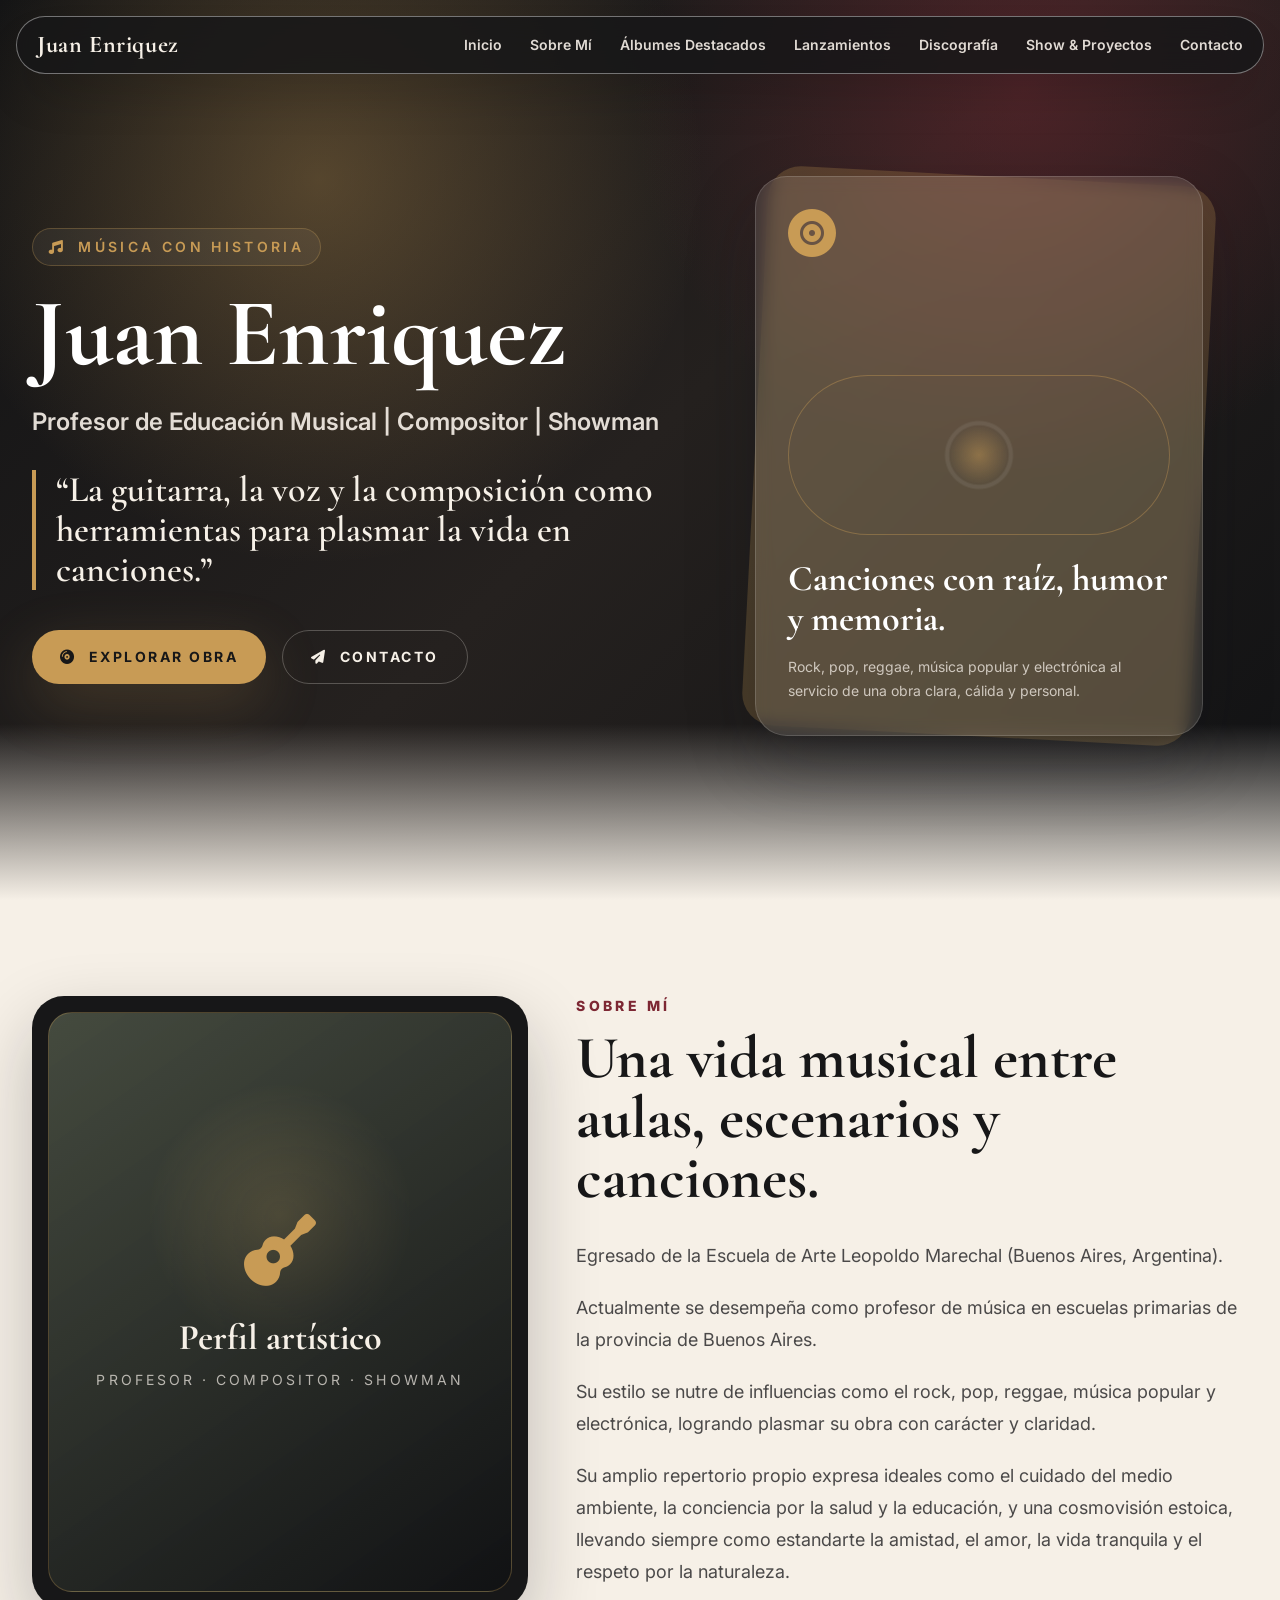
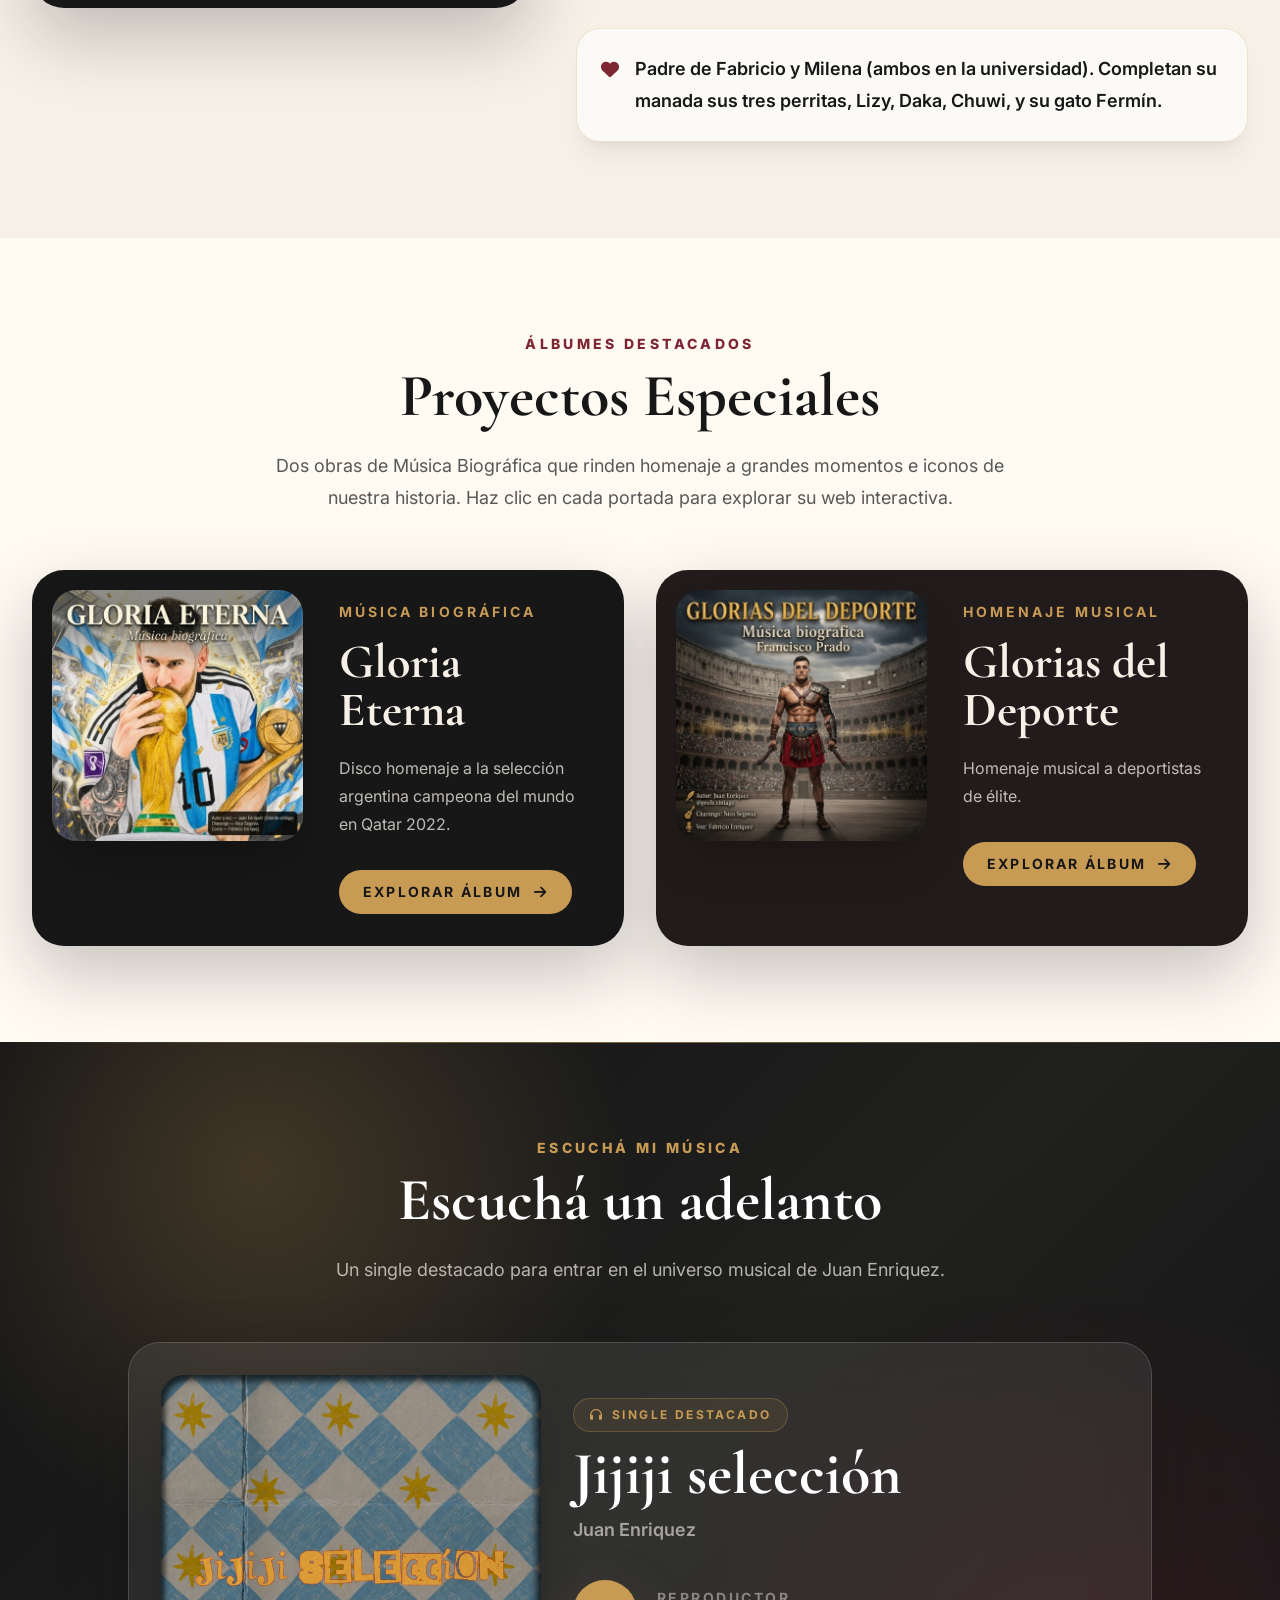
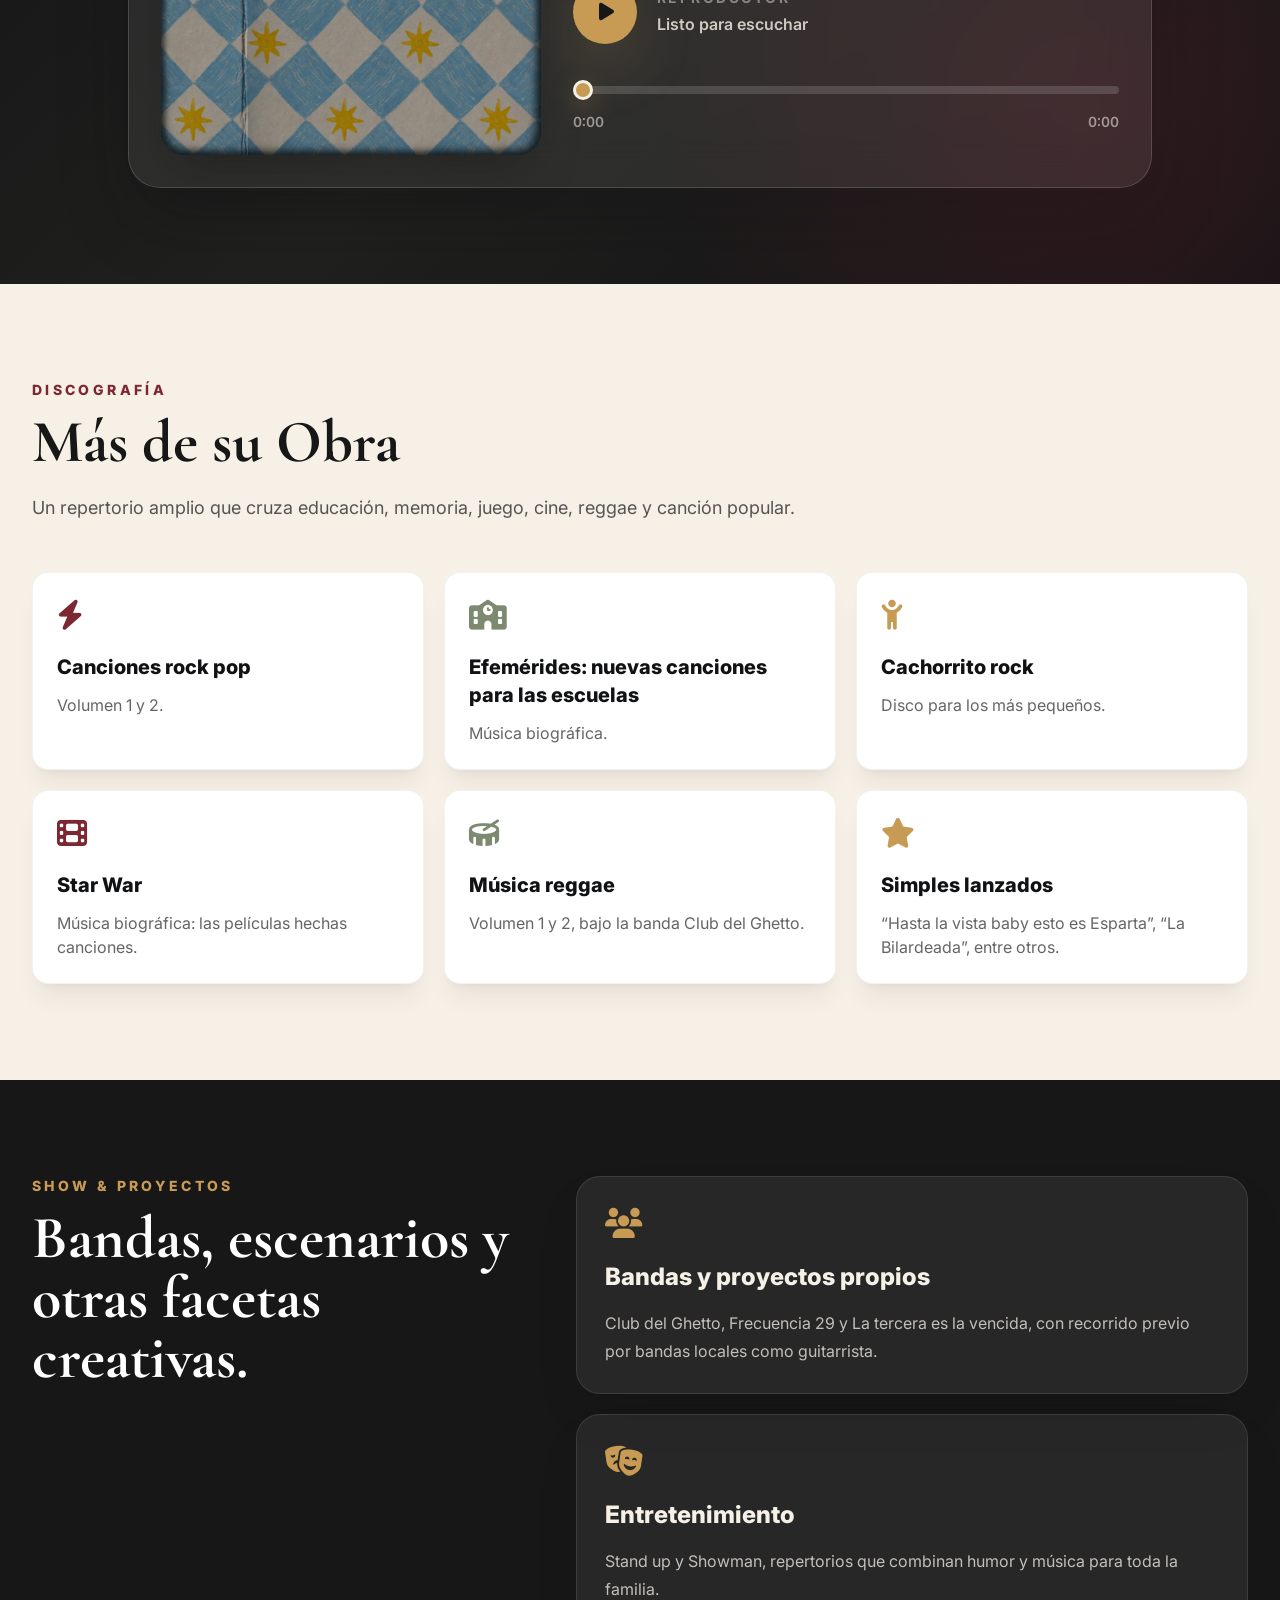
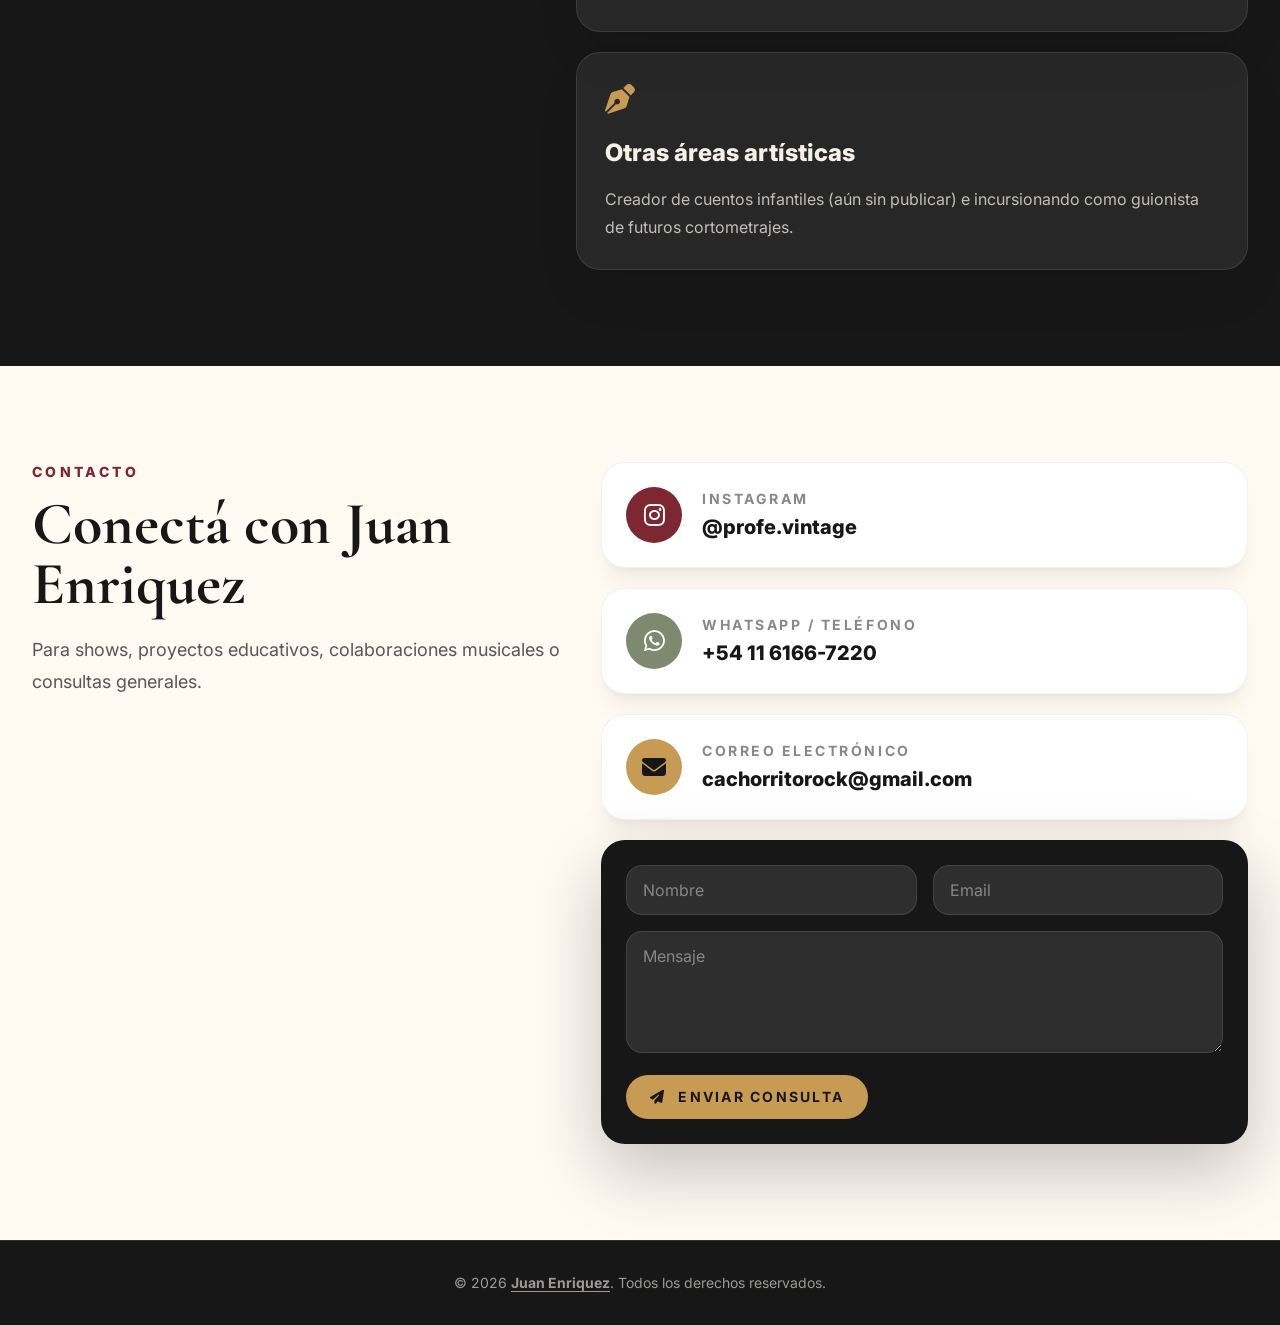
<file: index.html>
<!DOCTYPE html>
<html lang="es" class="scroll-smooth">
<head>
  <meta charset="UTF-8" />
  <meta name="viewport" content="width=device-width, initial-scale=1.0" />
  <meta name="description" content="Página personal de Juan Enriquez: profesor de educación musical, compositor y showman." />
  <title>Juan Enriquez | Profesor de Educación Musical, Compositor y Showman</title>
  <link rel="icon" type="image/svg+xml" href="favicon.svg" />
  <link rel="apple-touch-icon" href="apple-touch-icon.png" />
  <link rel="canonical" href="https://juanenriquez.com.ar/" />
  <meta property="og:type" content="website" />
  <meta property="og:locale" content="es_AR" />
  <meta property="og:title" content="Juan Enriquez | Profesor de Educación Musical, Compositor y Showman" />
  <meta property="og:description" content="Página personal de Juan Enriquez: profesor de educación musical, compositor y showman." />
  <meta property="og:url" content="https://juanenriquez.com.ar/" />
  <meta property="og:image" content="https://juanenriquez.com.ar/og/home.jpg" />
  <meta name="twitter:card" content="summary_large_image" />
  <link rel="preconnect" href="https://fonts.googleapis.com" />
  <link rel="preconnect" href="https://fonts.gstatic.com" crossorigin />
  <link href="https://fonts.googleapis.com/css2?family=Cormorant+Garamond:wght@500;600;700&family=Inter:wght@400;500;600;700;800&display=swap" rel="stylesheet" />
  <link rel="stylesheet" href="https://cdnjs.cloudflare.com/ajax/libs/font-awesome/6.5.2/css/all.min.css" />
  <link rel="stylesheet" href="tailwind.css" />
  <link rel="stylesheet" href="styles.css" />
</head>
<body class="font-sans text-ink antialiased">
  <header class="fixed inset-x-0 top-0 z-50 px-4 pt-4">
    <nav class="mx-auto flex max-w-7xl items-center justify-between rounded-full border border-white/40 bg-night/85 px-5 py-3 text-white shadow-2xl shadow-black/20 backdrop-blur-xl">
      <a href="#inicio" class="font-display text-2xl font-bold tracking-wide text-paper">Juan Enriquez</a>

      <input id="menu-toggle" type="checkbox" class="peer hidden" aria-label="Abrir menú" />
      <label for="menu-toggle" data-menu-button aria-controls="main-menu" aria-expanded="false" class="grid h-10 w-10 cursor-pointer place-items-center rounded-full border border-white/15 text-lg text-paper transition hover:border-brass hover:text-brass lg:hidden">
        <i class="fa-solid fa-bars"></i>
      </label>

      <div id="main-menu" class="absolute left-4 right-4 top-20 hidden rounded-3xl border border-white/10 bg-night/95 p-5 shadow-2xl peer-checked:block lg:static lg:block lg:border-0 lg:bg-transparent lg:p-0 lg:shadow-none">
        <ul class="flex flex-col gap-4 text-sm font-semibold text-paper/90 lg:flex-row lg:items-center lg:gap-7">
          <li><a data-menu-link class="nav-link transition hover:text-brass" href="#inicio">Inicio</a></li>
          <li><a data-menu-link class="nav-link transition hover:text-brass" href="#sobre-mi">Sobre Mí</a></li>
          <li><a data-menu-link class="nav-link transition hover:text-brass" href="#albumes">Álbumes Destacados</a></li>
          <li><a data-menu-link class="nav-link transition hover:text-brass" href="#lanzamientos">Lanzamientos</a></li>
          <li><a data-menu-link class="nav-link transition hover:text-brass" href="#discografia">Discografía</a></li>
          <li><a data-menu-link class="nav-link transition hover:text-brass" href="#shows">Show & Proyectos</a></li>
          <li><a data-menu-link class="nav-link transition hover:text-brass" href="#contacto">Contacto</a></li>
        </ul>
      </div>
    </nav>
  </header>

  <main>
    <section id="inicio" class="relative isolate min-h-screen overflow-hidden bg-night pt-32 text-paper">
      <div class="absolute inset-0 -z-20 bg-[radial-gradient(circle_at_25%_20%,rgba(200,155,85,.34),transparent_32%),radial-gradient(circle_at_80%_10%,rgba(125,39,51,.45),transparent_30%),linear-gradient(135deg,#111214_0%,#25211f_50%,#111214_100%)]"></div>
      <div class="absolute inset-x-0 bottom-0 -z-10 h-44 bg-gradient-to-t from-paper to-transparent"></div>
      <div class="mx-auto grid max-w-7xl items-center gap-12 px-6 pb-24 pt-12 lg:grid-cols-[1.08fr_.92fr] lg:px-8 lg:pb-32">
        <div>
          <p class="mb-5 inline-flex items-center gap-3 rounded-full border border-brass/30 bg-white/5 px-4 py-2 text-sm font-semibold uppercase tracking-[0.24em] text-brass">
            <i class="fa-solid fa-music"></i>
            Música con historia
          </p>
          <h1 class="font-display text-6xl font-bold leading-none text-white sm:text-7xl lg:text-8xl">Juan Enriquez</h1>
          <p class="mt-6 max-w-3xl text-xl font-semibold text-paper/90 sm:text-2xl">Profesor de Educación Musical | Compositor | Showman</p>
          <p class="mt-8 max-w-2xl border-l-4 border-brass pl-5 font-display text-3xl font-semibold leading-tight text-paper sm:text-4xl">
            “La guitarra, la voz y la composición como herramientas para plasmar la vida en canciones.”
          </p>
          <div class="mt-10 flex flex-col gap-4 sm:flex-row">
            <a href="#albumes" class="inline-flex items-center justify-center gap-3 rounded-full bg-brass px-7 py-4 text-sm font-bold uppercase tracking-[0.18em] text-night shadow-glow transition hover:-translate-y-1 hover:bg-paper">
              <i class="fa-solid fa-compact-disc"></i>
              Explorar obra
            </a>
            <a href="#contacto" class="inline-flex items-center justify-center gap-3 rounded-full border border-paper/25 px-7 py-4 text-sm font-bold uppercase tracking-[0.18em] text-paper transition hover:-translate-y-1 hover:border-brass hover:text-brass">
              <i class="fa-solid fa-paper-plane"></i>
              Contacto
            </a>
          </div>
        </div>

        <div class="relative mx-auto aspect-[4/5] w-full max-w-md">
          <div class="absolute inset-0 rotate-3 rounded-[2rem] bg-brass/25"></div>
          <div class="relative flex h-full flex-col justify-between overflow-hidden rounded-[2rem] border border-white/15 bg-white/10 p-8 shadow-album backdrop-blur">
            <div class="flex items-center justify-between text-paper/70">
              <i class="fa-solid fa-record-vinyl text-5xl text-brass"></i>
              <!-- <span class="text-sm font-bold uppercase tracking-[0.24em]">Autor</span> -->
            </div>
            <div>
              <div class="mb-6 h-40 rounded-full border border-brass/40 bg-[radial-gradient(circle,rgba(200,155,85,.45),transparent_14%,rgba(255,255,255,.08)_15%,rgba(255,255,255,.08)_16%,transparent_17%)]"></div>
              <p class="font-display text-4xl font-bold text-white">Canciones con raíz, humor y memoria.</p>
              <p class="mt-4 text-sm leading-6 text-paper/75">Rock, pop, reggae, música popular y electrónica al servicio de una obra clara, cálida y personal.</p>
            </div>
          </div>
        </div>
      </div>
    </section>

    <section id="sobre-mi" class="bg-paper py-24">
      <div class="mx-auto grid max-w-7xl gap-12 px-6 lg:grid-cols-[.85fr_1.15fr] lg:px-8">
        <div class="relative">
          <div class="sticky top-28 overflow-hidden rounded-[2rem] bg-night p-4 shadow-album">
            <div class="grid aspect-[4/5] place-items-center rounded-[1.5rem] border border-brass/30 bg-[linear-gradient(145deg,rgba(125,138,111,.45),rgba(17,18,20,.95)),radial-gradient(circle_at_50%_35%,rgba(200,155,85,.45),transparent_30%)] text-center text-paper">
              <div class="px-8">
                <i class="fa-solid fa-guitar mb-8 text-7xl text-brass"></i>
                <p class="font-display text-4xl font-bold">Perfil artístico</p>
                <p class="mt-3 text-sm uppercase tracking-[0.22em] text-paper/70">Profesor · compositor · showman</p>
              </div>
            </div>
          </div>
        </div>

        <div>
          <p class="mb-3 text-sm font-extrabold uppercase tracking-[0.24em] text-wine">Sobre mí</p>
          <h2 class="font-display text-5xl font-bold leading-tight text-night sm:text-6xl">Una vida musical entre aulas, escenarios y canciones.</h2>
          <div class="mt-8 space-y-5 text-lg leading-8 text-ink/75">
            <p>Egresado de la Escuela de Arte Leopoldo Marechal (Buenos Aires, Argentina).</p>
            <p>Actualmente se desempeña como profesor de música en escuelas primarias de la provincia de Buenos Aires.</p>
            <p>Su estilo se nutre de influencias como el rock, pop, reggae, música popular y electrónica, logrando plasmar su obra con carácter y claridad.</p>
            <p>Su amplio repertorio propio expresa ideales como el cuidado del medio ambiente, la conciencia por la salud y la educación, y una cosmovisión estoica, llevando siempre como estandarte la amistad, el amor, la vida tranquila y el respeto por la naturaleza.</p>
          </div>
          <div class="mt-10 rounded-3xl border border-brass/25 bg-white/65 p-6 shadow-xl shadow-black/5">
            <p class="flex items-start gap-4 text-lg font-semibold leading-8 text-night">
              <i class="fa-solid fa-heart mt-2 text-wine"></i>
              <span>Padre de Fabricio y Milena (ambos en la universidad). Completan su manada sus tres perritas, Lizy, Daka, Chuwi, y su gato Fermín.</span>
            </p>
          </div>
        </div>
      </div>
    </section>

    <section id="albumes" class="bg-[#fffaf2] py-24">
      <div class="mx-auto max-w-7xl px-6 lg:px-8">
        <div class="mx-auto max-w-3xl text-center">
          <p class="mb-3 text-sm font-extrabold uppercase tracking-[0.24em] text-wine">Álbumes destacados</p>
          <h2 class="font-display text-5xl font-bold text-night sm:text-6xl">Proyectos Especiales</h2>
          <p class="mt-6 text-lg leading-8 text-ink/70">Dos obras de Música Biográfica que rinden homenaje a grandes momentos e iconos de nuestra historia. Haz clic en cada portada para explorar su web interactiva.</p>
        </div>

        <div class="mt-14 grid gap-8 lg:grid-cols-2">
          <a href="./gloria-eterna/" target="_blank" class="group block overflow-hidden rounded-[2rem] bg-night p-5 shadow-album transition duration-300 hover:-translate-y-2 hover:shadow-glow">
            <div class="grid gap-6 lg:grid-cols-[.95fr_1.05fr]">
              <div class="album-cover relative aspect-square overflow-hidden rounded-[1.5rem] bg-night shadow-2xl">
                <img src="images/portada-gloria-eterna.webp" alt="Portada del álbum Gloria Eterna" class="h-full w-full object-cover transition duration-500 group-hover:scale-105" loading="lazy" />
              </div>
              <div class="flex flex-col justify-between p-3 text-paper">
                <div>
                  <p class="text-sm font-bold uppercase tracking-[0.22em] text-brass">Música biográfica</p>
                  <h3 class="mt-4 font-display text-5xl font-bold">Gloria Eterna</h3>
                  <p class="mt-5 text-base leading-7 text-paper/75">Disco homenaje a la selección argentina campeona del mundo en Qatar 2022.</p>
                </div>
                <span class="mt-8 inline-flex w-fit items-center gap-3 rounded-full bg-brass px-6 py-3 text-sm font-bold uppercase tracking-[0.16em] text-night transition group-hover:bg-paper">
                  Explorar Álbum
                  <i class="fa-solid fa-arrow-right"></i>
                </span>
              </div>
            </div>
          </a>

          <a href="./glorias-del-deporte/" target="_blank" class="group block overflow-hidden rounded-[2rem] bg-[#221b1c] p-5 shadow-album transition duration-300 hover:-translate-y-2 hover:shadow-glow">
            <div class="grid gap-6 lg:grid-cols-[.95fr_1.05fr]">
              <div class="album-cover album-slideshow relative aspect-square overflow-hidden rounded-[1.5rem] bg-night shadow-2xl">
                <img src="glorias-del-deporte/images/francisco-prado.webp" alt="Portada de Francisco Prado, Glorias del Deporte" class="album-slide is-active h-full w-full object-cover transition duration-700 group-hover:scale-105" loading="lazy" />
                <img src="glorias-del-deporte/images/esteban-ribovics.webp" alt="Portada de Esteban Ribovics, Glorias del Deporte" class="album-slide h-full w-full object-cover transition duration-700 group-hover:scale-105" loading="lazy" />
                <img src="glorias-del-deporte/images/gaby-sabatini.webp" alt="Portada de Gaby Sabatini, Glorias del Deporte" class="album-slide h-full w-full object-cover transition duration-700 group-hover:scale-105" loading="lazy" />
                <img src="glorias-del-deporte/images/ilia-topuria.webp" alt="Portada de Ilia Topuria, Glorias del Deporte" class="album-slide h-full w-full object-cover transition duration-700 group-hover:scale-105" loading="lazy" />
                <img src="glorias-del-deporte/images/noche-ufc.webp" alt="Portada de Noche UFC, Glorias del Deporte" class="album-slide h-full w-full object-cover transition duration-700 group-hover:scale-105" loading="lazy" />
                <img src="glorias-del-deporte/images/santiago-ponzinibbio.webp" alt="Portada de Santiago Ponzinibbio, Glorias del Deporte" class="album-slide h-full w-full object-cover transition duration-700 group-hover:scale-105" loading="lazy" />
                <img src="glorias-del-deporte/images/ailin-perez.webp" alt="Portada de Ailín Pérez, Glorias del Deporte" class="album-slide h-full w-full object-cover transition duration-700 group-hover:scale-105" loading="lazy" />
                <img src="glorias-del-deporte/images/el-pato-fillol.webp" alt="Portada de Pato Fillol, Glorias del Deporte" class="album-slide h-full w-full object-cover transition duration-700 group-hover:scale-105" loading="lazy" />
              </div>
              <div class="flex flex-col justify-between p-3 text-paper">
                <div>
                  <p class="text-sm font-bold uppercase tracking-[0.22em] text-brass">Homenaje musical</p>
                  <h3 class="mt-4 font-display text-5xl font-bold">Glorias del Deporte</h3>
                  <p class="mt-5 text-base leading-7 text-paper/75">Homenaje musical a deportistas de élite.</p>
                </div>
                <span class="mt-8 inline-flex w-fit items-center gap-3 rounded-full bg-brass px-6 py-3 text-sm font-bold uppercase tracking-[0.16em] text-night transition group-hover:bg-paper">
                  Explorar Álbum
                  <i class="fa-solid fa-arrow-right"></i>
                </span>
              </div>
            </div>
          </a>
        </div>
      </div>
    </section>

    <section id="lanzamientos" class="relative isolate overflow-hidden bg-night py-24 text-paper">
      <div class="absolute inset-0 -z-20 bg-[radial-gradient(circle_at_20%_15%,rgba(200,155,85,.24),transparent_30%),radial-gradient(circle_at_85%_80%,rgba(125,39,51,.28),transparent_34%),linear-gradient(135deg,#111214_0%,#20201e_52%,#111214_100%)]"></div>
      <div class="absolute inset-x-0 top-0 -z-10 h-px bg-gradient-to-r from-transparent via-brass/60 to-transparent"></div>
      <div class="mx-auto max-w-7xl px-6 lg:px-8">
        <div class="mx-auto max-w-3xl text-center">
          <p class="mb-3 text-sm font-extrabold uppercase tracking-[0.24em] text-brass">Escuchá mi música</p>
          <h2 class="font-display text-5xl font-bold text-white sm:text-6xl">Escuchá un adelanto</h2>
          <p class="mt-6 text-lg leading-8 text-paper/70">Un single destacado para entrar en el universo musical de Juan Enriquez.</p>
        </div>

        <div class="mx-auto mt-14 max-w-5xl rounded-[2rem] border border-white/15 bg-white/[.08] p-5 shadow-album backdrop-blur-xl sm:p-7 lg:p-8">
          <div class="grid gap-8 lg:grid-cols-[.82fr_1.18fr] lg:items-center">
            <div class="group overflow-hidden rounded-[1.5rem] bg-night shadow-2xl">
              <img src="images/jijiji-seleccion.webp" alt="Portada del tema Jijiji selección" class="aspect-square h-full w-full object-cover transition duration-500 group-hover:scale-105" loading="lazy" />
            </div>

            <div class="flex h-full flex-col justify-center">
              <p class="mb-3 inline-flex w-fit items-center gap-2 rounded-full border border-brass/30 bg-brass/10 px-4 py-2 text-xs font-bold uppercase tracking-[0.2em] text-brass">
                <i class="fa-solid fa-headphones"></i>
                Single destacado
              </p>
              <h3 class="font-display text-5xl font-bold leading-tight text-white sm:text-6xl">Jijiji selección</h3>
              <p class="mt-3 text-lg font-semibold text-paper/60">Juan Enriquez</p>

              <div class="mt-9 flex items-center gap-5">
                <button id="audio-toggle" type="button" class="grid h-16 w-16 shrink-0 place-items-center rounded-full bg-brass text-xl text-night shadow-glow transition hover:-translate-y-1 hover:bg-paper focus:outline-none focus:ring-4 focus:ring-brass/35" aria-label="Reproducir Jijiji selección">
                  <i id="audio-toggle-icon" class="fa-solid fa-play pl-1"></i>
                </button>
                <div>
                  <p class="text-sm font-bold uppercase tracking-[0.18em] text-paper/45">Reproductor</p>
                  <p id="audio-status" class="mt-1 text-base font-semibold text-paper/80">Listo para escuchar</p>
                </div>
              </div>

              <div class="mt-8">
                <input id="audio-progress" type="range" min="0" max="100" value="0" step="0.1" class="h-2 w-full cursor-pointer appearance-none rounded-full bg-white/15 accent-brass" aria-label="Progreso de Jijiji selección" />
                <div class="mt-3 flex items-center justify-between text-sm font-semibold tabular-nums text-paper/55">
                  <span id="audio-current-time">0:00</span>
                  <span id="audio-duration">0:00</span>
                </div>
              </div>

              <audio id="audio-player" preload="metadata" src="https://www.dropbox.com/scl/fi/io0fc1v43wkcuw2yhg7fi/jijijiseleccion.mp3?rlkey=70ken9rxtzh0rcvwvfj25u9h3&amp;st=kdfwuzbr&amp;raw=1"></audio>
            </div>
          </div>
        </div>
      </div>
    </section>

    <section id="discografia" class="bg-paper py-24">
      <div class="mx-auto max-w-7xl px-6 lg:px-8">
        <div class="max-w-3xl">
          <p class="mb-3 text-sm font-extrabold uppercase tracking-[0.24em] text-wine">Discografía</p>
          <h2 class="font-display text-5xl font-bold text-night sm:text-6xl">Más de su Obra</h2>
          <p class="mt-5 text-lg leading-8 text-ink/70">Un repertorio amplio que cruza educación, memoria, juego, cine, reggae y canción popular.</p>
        </div>

        <div class="mt-12 grid gap-5 sm:grid-cols-2 lg:grid-cols-3">
          <article class="rounded-2xl border border-black/5 bg-white p-6 shadow-xl shadow-black/5 transition hover:-translate-y-1 hover:shadow-2xl">
            <i class="fa-solid fa-bolt mb-5 text-3xl text-wine"></i>
            <h3 class="text-xl font-extrabold">Canciones rock pop</h3>
            <p class="mt-3 text-ink/65">Volumen 1 y 2.</p>
          </article>
          <article class="rounded-2xl border border-black/5 bg-white p-6 shadow-xl shadow-black/5 transition hover:-translate-y-1 hover:shadow-2xl">
            <i class="fa-solid fa-school mb-5 text-3xl text-sage"></i>
            <h3 class="text-xl font-extrabold">Efemérides: nuevas canciones para las escuelas</h3>
            <p class="mt-3 text-ink/65">Música biográfica.</p>
          </article>
          <article class="rounded-2xl border border-black/5 bg-white p-6 shadow-xl shadow-black/5 transition hover:-translate-y-1 hover:shadow-2xl">
            <i class="fa-solid fa-child-reaching mb-5 text-3xl text-brass"></i>
            <h3 class="text-xl font-extrabold">Cachorrito rock</h3>
            <p class="mt-3 text-ink/65">Disco para los más pequeños.</p>
          </article>
          <article class="rounded-2xl border border-black/5 bg-white p-6 shadow-xl shadow-black/5 transition hover:-translate-y-1 hover:shadow-2xl">
            <i class="fa-solid fa-film mb-5 text-3xl text-wine"></i>
            <h3 class="text-xl font-extrabold">Star War</h3>
            <p class="mt-3 text-ink/65">Música biográfica: las películas hechas canciones.</p>
          </article>
          <article class="rounded-2xl border border-black/5 bg-white p-6 shadow-xl shadow-black/5 transition hover:-translate-y-1 hover:shadow-2xl">
            <i class="fa-solid fa-drum mb-5 text-3xl text-sage"></i>
            <h3 class="text-xl font-extrabold">Música reggae</h3>
            <p class="mt-3 text-ink/65">Volumen 1 y 2, bajo la banda Club del Ghetto.</p>
          </article>
          <article class="rounded-2xl border border-black/5 bg-white p-6 shadow-xl shadow-black/5 transition hover:-translate-y-1 hover:shadow-2xl">
            <i class="fa-solid fa-star mb-5 text-3xl text-brass"></i>
            <h3 class="text-xl font-extrabold">Simples lanzados</h3>
            <p class="mt-3 text-ink/65">“Hasta la vista baby esto es Esparta”, “La Bilardeada”, entre otros.</p>
          </article>
        </div>
      </div>
    </section>

    <section id="shows" class="bg-night py-24 text-paper">
      <div class="mx-auto max-w-7xl px-6 lg:px-8">
        <div class="grid gap-12 lg:grid-cols-[.85fr_1.15fr] lg:items-start">
          <div>
            <p class="mb-3 text-sm font-extrabold uppercase tracking-[0.24em] text-brass">Show & Proyectos</p>
            <h2 class="font-display text-5xl font-bold leading-tight text-white sm:text-6xl">Bandas, escenarios y otras facetas creativas.</h2>
          </div>
          <div class="grid gap-5">
            <article class="rounded-3xl border border-white/10 bg-white/[.07] p-7 shadow-2xl shadow-black/15 transition hover:border-brass/50">
              <i class="fa-solid fa-users mb-5 text-3xl text-brass"></i>
              <h3 class="text-2xl font-extrabold">Bandas y proyectos propios</h3>
              <p class="mt-4 leading-7 text-paper/75">Club del Ghetto, Frecuencia 29 y La tercera es la vencida, con recorrido previo por bandas locales como guitarrista.</p>
            </article>
            <article class="rounded-3xl border border-white/10 bg-white/[.07] p-7 shadow-2xl shadow-black/15 transition hover:border-brass/50">
              <i class="fa-solid fa-masks-theater mb-5 text-3xl text-brass"></i>
              <h3 class="text-2xl font-extrabold">Entretenimiento</h3>
              <p class="mt-4 leading-7 text-paper/75">Stand up y Showman, repertorios que combinan humor y música para toda la familia.</p>
            </article>
            <article class="rounded-3xl border border-white/10 bg-white/[.07] p-7 shadow-2xl shadow-black/15 transition hover:border-brass/50">
              <i class="fa-solid fa-pen-nib mb-5 text-3xl text-brass"></i>
              <h3 class="text-2xl font-extrabold">Otras áreas artísticas</h3>
              <p class="mt-4 leading-7 text-paper/75">Creador de cuentos infantiles (aún sin publicar) e incursionando como guionista de futuros cortometrajes.</p>
            </article>
          </div>
        </div>
      </div>
    </section>

    <section id="contacto" class="bg-[#fffaf2] py-24">
      <div class="mx-auto max-w-7xl px-6 lg:px-8">
        <div class="grid gap-10 lg:grid-cols-[.9fr_1.1fr]">
          <div>
            <p class="mb-3 text-sm font-extrabold uppercase tracking-[0.24em] text-wine">Contacto</p>
            <h2 class="font-display text-5xl font-bold leading-tight text-night sm:text-6xl">Conectá con Juan Enriquez</h2>
            <p class="mt-5 text-lg leading-8 text-ink/70">Para shows, proyectos educativos, colaboraciones musicales o consultas generales.</p>
          </div>

          <div class="grid gap-5">
            <a href="https://instagram.com/profe.vintage" target="_blank" rel="noopener noreferrer" class="group flex items-center gap-5 rounded-3xl border border-black/5 bg-white p-6 shadow-xl shadow-black/5 transition hover:-translate-y-1 hover:shadow-2xl">
              <span class="grid h-14 w-14 shrink-0 place-items-center rounded-full bg-wine text-2xl text-white"><i class="fa-brands fa-instagram"></i></span>
              <span>
                <span class="block text-sm font-bold uppercase tracking-[0.18em] text-ink/50">Instagram</span>
                <span class="mt-1 block text-xl font-extrabold text-night group-hover:text-wine">@profe.vintage</span>
              </span>
            </a>
            <a href="https://wa.me/541161667220" target="_blank" rel="noopener noreferrer" class="group flex items-center gap-5 rounded-3xl border border-black/5 bg-white p-6 shadow-xl shadow-black/5 transition hover:-translate-y-1 hover:shadow-2xl">
              <span class="grid h-14 w-14 shrink-0 place-items-center rounded-full bg-sage text-2xl text-white"><i class="fa-brands fa-whatsapp"></i></span>
              <span>
                <span class="block text-sm font-bold uppercase tracking-[0.18em] text-ink/50">WhatsApp / Teléfono</span>
                <span class="mt-1 block text-xl font-extrabold text-night group-hover:text-sage">+54 11 6166-7220</span>
              </span>
            </a>
            <a href="mailto:cachorritorock@gmail.com" class="group flex items-center gap-5 rounded-3xl border border-black/5 bg-white p-6 shadow-xl shadow-black/5 transition hover:-translate-y-1 hover:shadow-2xl">
              <span class="grid h-14 w-14 shrink-0 place-items-center rounded-full bg-brass text-2xl text-night"><i class="fa-solid fa-envelope"></i></span>
              <span>
                <span class="block text-sm font-bold uppercase tracking-[0.18em] text-ink/50">Correo electrónico</span>
                <span class="mt-1 block break-all text-xl font-extrabold text-night group-hover:text-brass">cachorritorock@gmail.com</span>
              </span>
            </a>

            <form data-contact-form class="rounded-3xl border border-black/5 bg-night p-6 text-paper shadow-album">
              <div class="grid gap-4 sm:grid-cols-2">
                <input type="text" name="nombre" placeholder="Nombre" aria-label="Nombre" required class="w-full rounded-2xl border border-white/10 bg-white/10 px-4 py-3 text-paper outline-none transition placeholder:text-paper/45 focus:border-brass" />
                <input type="email" name="email" placeholder="Email" aria-label="Email" class="w-full rounded-2xl border border-white/10 bg-white/10 px-4 py-3 text-paper outline-none transition placeholder:text-paper/45 focus:border-brass" />
              </div>
              <textarea name="mensaje" rows="4" placeholder="Mensaje" aria-label="Mensaje" required class="mt-4 w-full rounded-2xl border border-white/10 bg-white/10 px-4 py-3 text-paper outline-none transition placeholder:text-paper/45 focus:border-brass"></textarea>
              <button type="submit" class="mt-4 inline-flex items-center justify-center gap-3 rounded-full bg-brass px-6 py-3 text-sm font-bold uppercase tracking-[0.16em] text-night transition hover:bg-paper">
                <i class="fa-solid fa-paper-plane"></i>
                Enviar consulta
              </button>
            </form>
          </div>
        </div>
      </div>
    </section>
  </main>

  <footer class="border-t border-white/10 bg-night px-6 py-8 text-center text-sm text-paper/60">
    <p>© 2026 <a href="/" class="footer-link">Juan Enriquez</a>. Todos los derechos reservados.</p>
  </footer>
  <script src="script.js"></script>
</body>
</html>
</file>
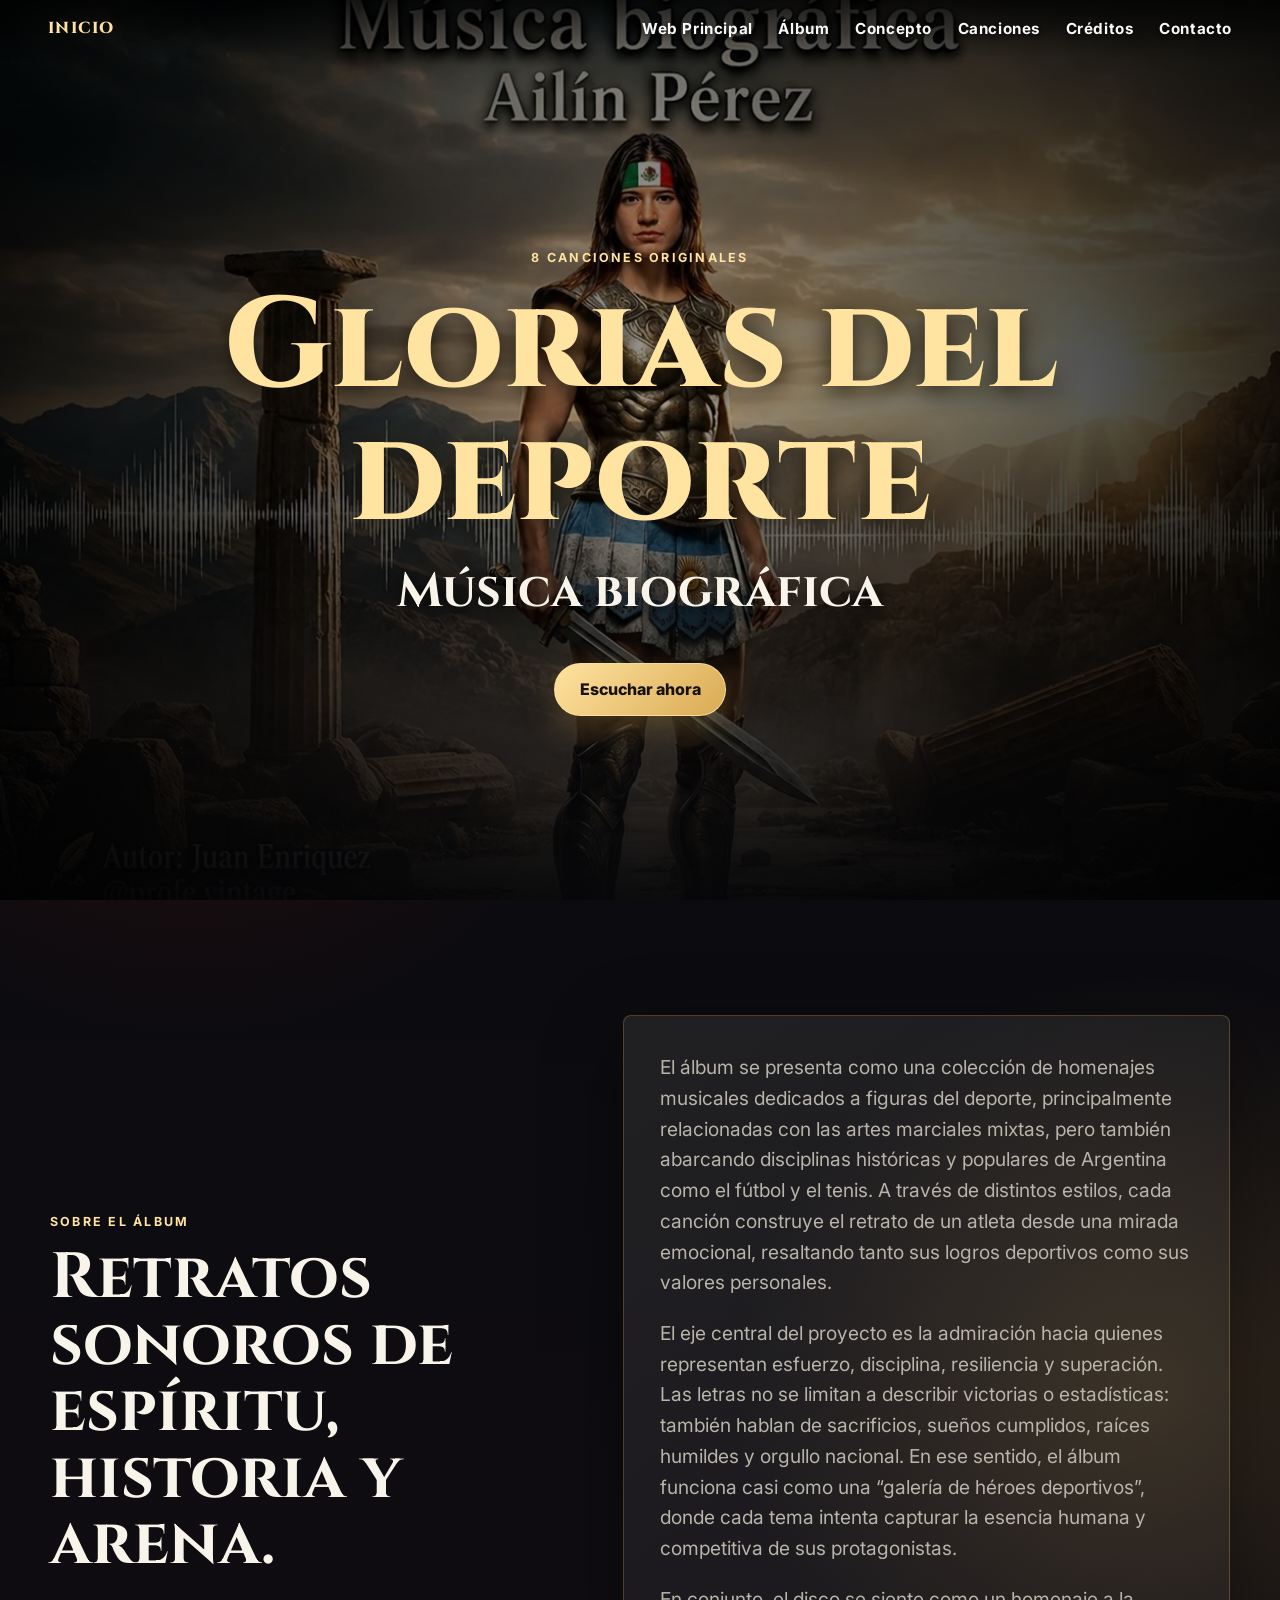
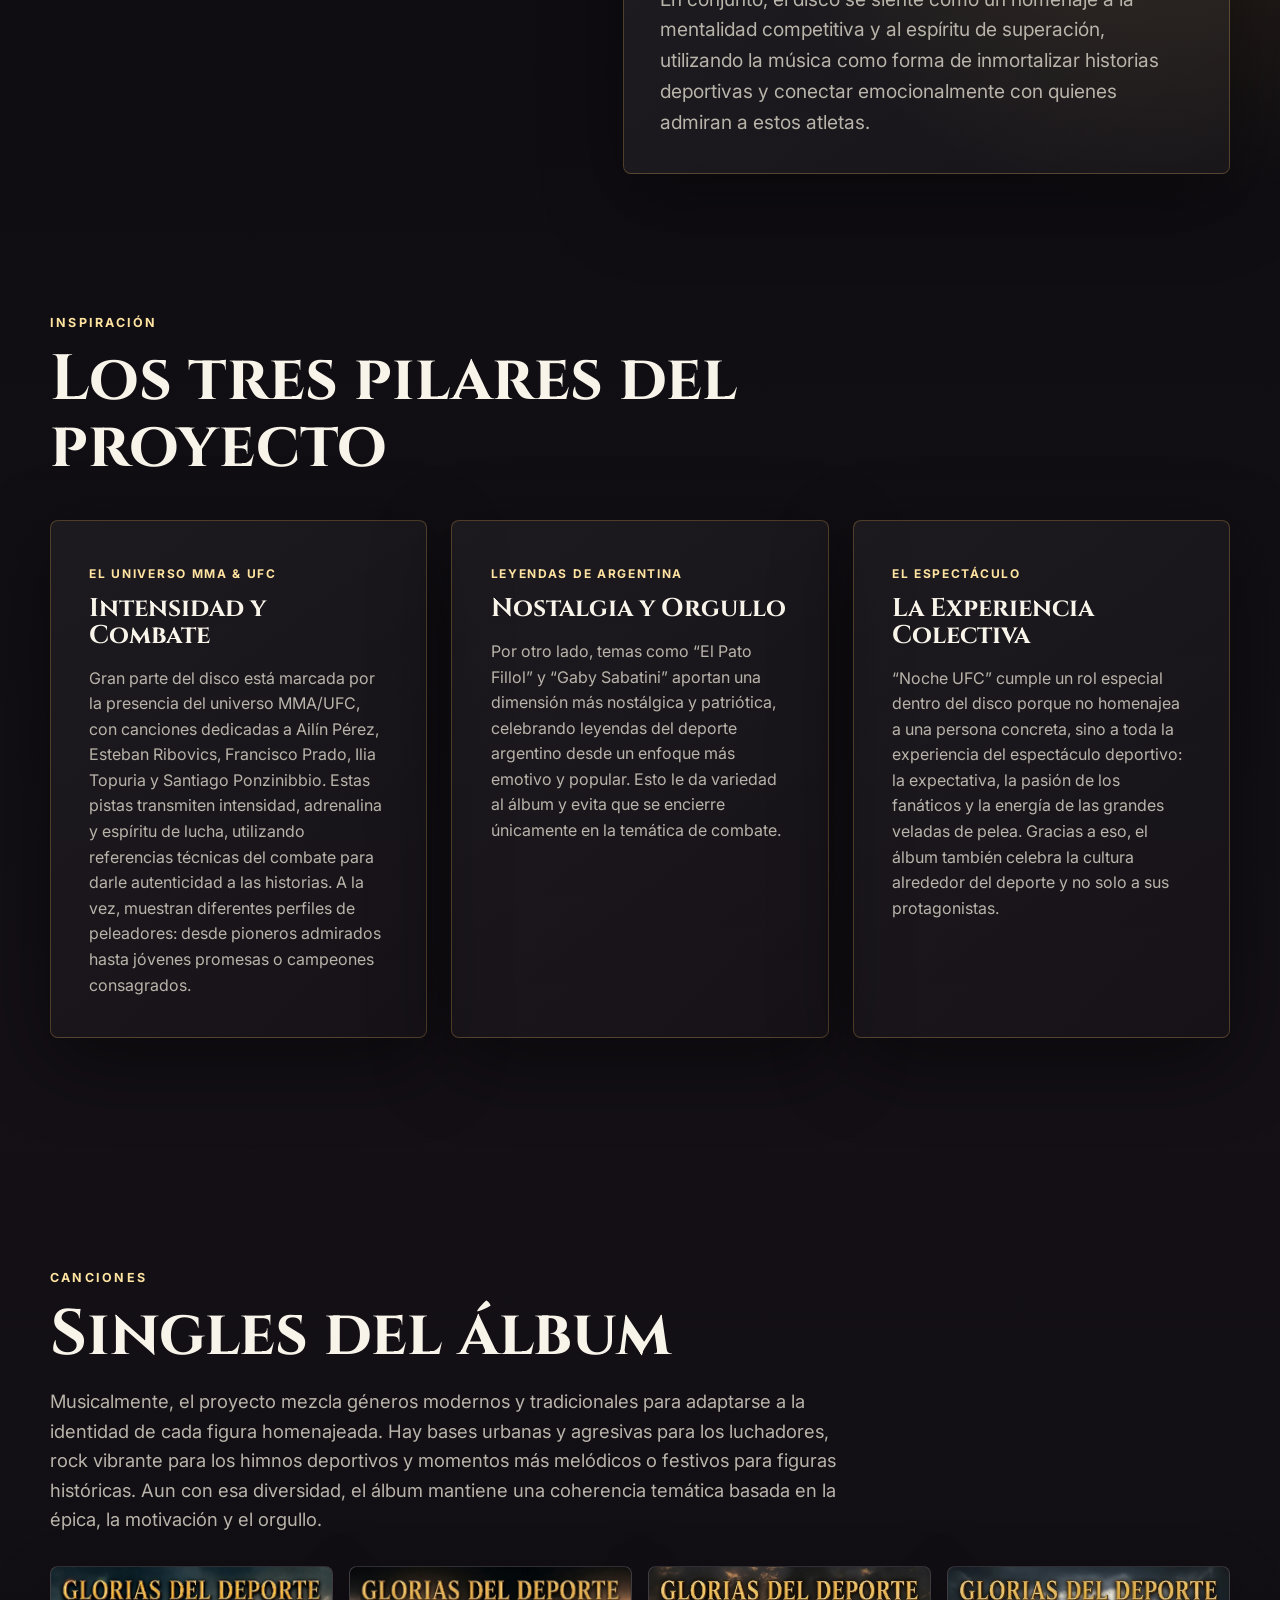
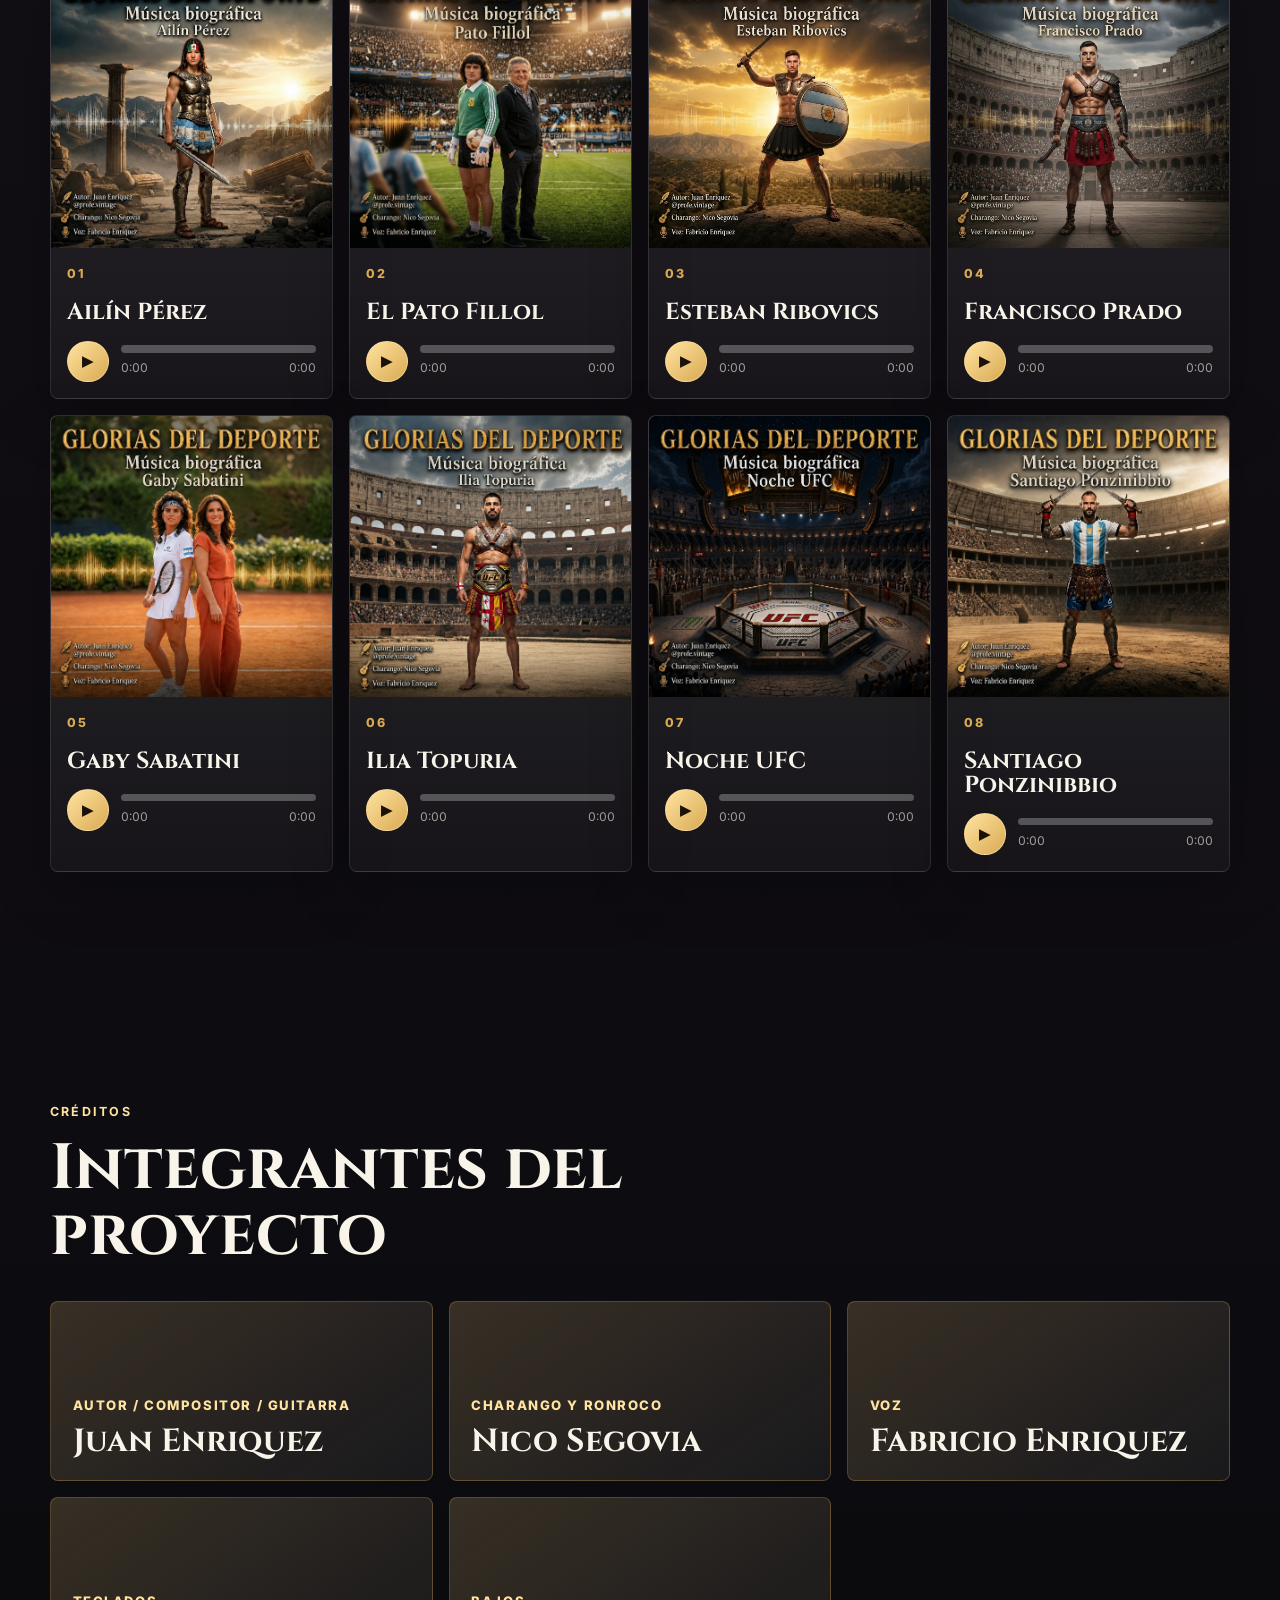
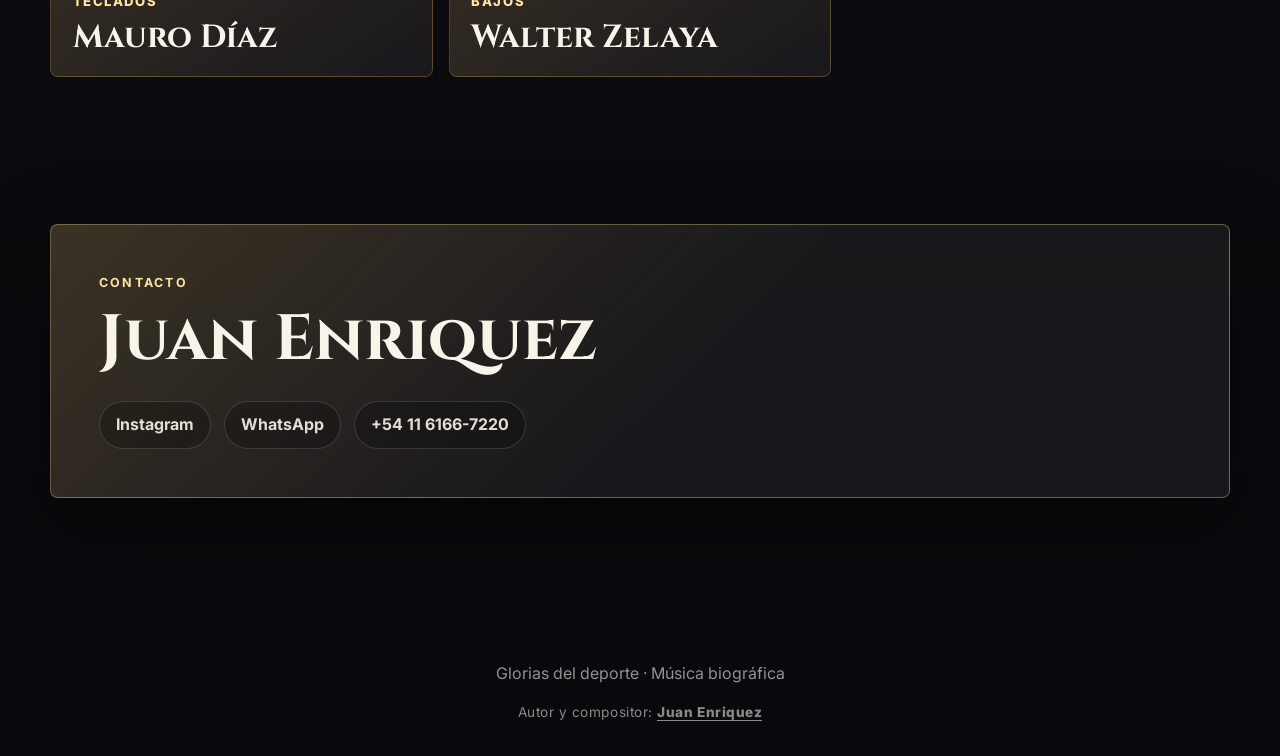
<file: glorias-del-deporte/index.html>
<!DOCTYPE html>
<html lang="es">
<head>
  <meta charset="UTF-8">
  <meta name="viewport" content="width=device-width, initial-scale=1.0">
  <meta name="description" content="Glorias del deporte, álbum de música biográfica por Juan Enriquez, Nico Segovia y Fabricio Enriquez.">
  <title>Glorias del deporte | Música biográfica</title>
  <link rel="icon" type="image/svg+xml" href="../favicon.svg" />
  <link rel="apple-touch-icon" href="../apple-touch-icon.png" />
  <link rel="canonical" href="https://juanenriquez.com.ar/glorias-del-deporte/" />
  <meta property="og:type" content="website" />
  <meta property="og:locale" content="es_AR" />
  <meta property="og:title" content="Glorias del deporte | Música biográfica" />
  <meta property="og:description" content="Glorias del deporte, álbum de música biográfica por Juan Enriquez, Nico Segovia y Fabricio Enriquez." />
  <meta property="og:url" content="https://juanenriquez.com.ar/glorias-del-deporte/" />
  <meta property="og:image" content="https://juanenriquez.com.ar/og/glorias-del-deporte.jpg" />
  <meta name="twitter:card" content="summary_large_image" />
  <link rel="preconnect" href="https://fonts.googleapis.com">
  <link rel="preconnect" href="https://fonts.gstatic.com" crossorigin>
  <link href="https://fonts.googleapis.com/css2?family=Cinzel:wght@500;600;700;800&family=Inter:wght@400;500;600;700&display=swap" rel="stylesheet">
  <link rel="stylesheet" href="style.css">
</head>
<body>
  <header class="site-header" aria-label="Navegación principal">
    <a class="brand" href="#inicio" aria-label="Ir al inicio">
      <span>Inicio</span>
    </a>

    <input id="menu-toggle" type="checkbox" class="peer hidden" aria-label="Abrir menú" />
    <label for="menu-toggle" class="menu-toggle" aria-label="Abrir menú">
      <svg viewBox="0 0 24 24" aria-hidden="true" class="menu-icon">
        <line x1="3" y1="7"  x2="21" y2="7"  class="bar bar-top" />
        <line x1="3" y1="12" x2="21" y2="12" class="bar bar-mid" />
        <line x1="3" y1="17" x2="21" y2="17" class="bar bar-bot" />
      </svg>
    </label>

    <nav id="main-menu" class="site-nav">
      <a data-menu-link href="../index.html">Web Principal</a>
      <a data-menu-link href="#album">Álbum</a>
      <a data-menu-link href="#concepto">Concepto</a>
      <a data-menu-link href="#canciones">Canciones</a>
      <a data-menu-link href="#creditos">Créditos</a>
      <a data-menu-link href="#contacto">Contacto</a>
    </nav>
  </header>

  <main id="inicio">
    <!-- Hero con slideshow automático y contenido fijo superpuesto. -->
    <section class="hero" aria-label="Presentación del álbum">
      <div class="hero-slider" aria-hidden="true">
        <img class="hero-slide is-active" src="images/ailin-perez.webp" alt="">
        <img class="hero-slide" src="images/el-pato-fillol.webp" alt="">
        <img class="hero-slide" src="images/esteban-ribovics.webp" alt="">
        <img class="hero-slide" src="images/francisco-prado.webp" alt="">
        <img class="hero-slide" src="images/gaby-sabatini.webp" alt="">
        <img class="hero-slide" src="images/ilia-topuria.webp" alt="">
        <img class="hero-slide" src="images/noche-ufc.webp" alt="">
        <img class="hero-slide" src="images/santiago-ponzinibbio.webp" alt="">
      </div>
      <div class="hero-overlay"></div>
      <div class="hero-content reveal">
        <p class="eyebrow">8 canciones originales</p>
        <h1>Glorias del deporte</h1>
        <p class="subtitle">Música biográfica</p>
        <a class="primary-button" href="#canciones">Escuchar ahora</a>
      </div>
    </section>

    <!-- Sobre el álbum (Texto actualizado) -->
    <section id="album" class="section about-section">
      <div class="section-copy reveal">
        <p class="eyebrow">Sobre el álbum</p>
        <h2>Retratos sonoros de espíritu, historia y arena.</h2>
      </div>
      <div class="about-text reveal">
        <p>El álbum se presenta como una colección de homenajes musicales dedicados a figuras del deporte, principalmente relacionadas con las artes marciales mixtas, pero también abarcando disciplinas históricas y populares de Argentina como el fútbol y el tenis. A través de distintos estilos, cada canción construye el retrato de un atleta desde una mirada emocional, resaltando tanto sus logros deportivos como sus valores personales.</p>
        <p>El eje central del proyecto es la admiración hacia quienes representan esfuerzo, disciplina, resiliencia y superación. Las letras no se limitan a describir victorias o estadísticas: también hablan de sacrificios, sueños cumplidos, raíces humildes y orgullo nacional. En ese sentido, el álbum funciona casi como una “galería de héroes deportivos”, donde cada tema intenta capturar la esencia humana y competitiva de sus protagonistas.</p>
        <p>En conjunto, el disco se siente como un homenaje a la mentalidad competitiva y al espíritu de superación, utilizando la música como forma de inmortalizar historias deportivas y conectar emocionalmente con quienes admiran a estos atletas.</p>
      </div>
    </section>

    <!-- Nueva Sección: Concepto / Ejes temáticos -->
    <section id="concepto" class="section concept-section">
      <div class="section-heading reveal">
        <p class="eyebrow">Inspiración</p>
        <h2>Los tres pilares del proyecto</h2>
      </div>
      <div class="concept-grid">
        <article class="concept-card reveal">
          <span class="concept-tag">El Universo MMA & UFC</span>
          <h3>Intensidad y Combate</h3>
          <p>Gran parte del disco está marcada por la presencia del universo MMA/UFC, con canciones dedicadas a Ailín Pérez, Esteban Ribovics, Francisco Prado, Ilia Topuria y Santiago Ponzinibbio. Estas pistas transmiten intensidad, adrenalina y espíritu de lucha, utilizando referencias técnicas del combate para darle autenticidad a las historias. A la vez, muestran diferentes perfiles de peleadores: desde pioneros admirados hasta jóvenes promesas o campeones consagrados.</p>
        </article>
        <article class="concept-card reveal">
          <span class="concept-tag">Leyendas de Argentina</span>
          <h3>Nostalgia y Orgullo</h3>
          <p>Por otro lado, temas como “El Pato Fillol” y “Gaby Sabatini” aportan una dimensión más nostálgica y patriótica, celebrando leyendas del deporte argentino desde un enfoque más emotivo y popular. Esto le da variedad al álbum y evita que se encierre únicamente en la temática de combate.</p>
        </article>
        <article class="concept-card reveal">
          <span class="concept-tag">El Espectáculo</span>
          <h3>La Experiencia Colectiva</h3>
          <p>“Noche UFC” cumple un rol especial dentro del disco porque no homenajea a una persona concreta, sino a toda la experiencia del espectáculo deportivo: la expectativa, la pasión de los fanáticos y la energía de las grandes veladas de pelea. Gracias a eso, el álbum también celebra la cultura alrededor del deporte y no solo a sus protagonistas.</p>
        </article>
      </div>
    </section>

    <!-- Tarjetas de canciones (Con introducción añadida) -->
    <section id="canciones" class="section tracks-section">
      <div class="section-heading reveal">
        <p class="eyebrow">Canciones</p>
        <h2>Singles del álbum</h2>
        <p class="section-intro">Musicalmente, el proyecto mezcla géneros modernos y tradicionales para adaptarse a la identidad de cada figura homenajeada. Hay bases urbanas y agresivas para los luchadores, rock vibrante para los himnos deportivos y momentos más melódicos o festivos para figuras históricas. Aun con esa diversidad, el álbum mantiene una coherencia temática basada en la épica, la motivación y el orgullo.</p>
      </div>
      <div class="tracks-grid" id="tracksGrid" aria-label="Lista de canciones"></div>
    </section>

<section id="creditos" class="section credits-section">
      <div class="section-heading reveal">
        <p class="eyebrow">Créditos</p>
        <h2>Integrantes del proyecto</h2>
      </div>
      <div class="credits-grid">
        <article class="credit-card reveal">
          <span>Autor / Compositor / Guitarra</span>
          <h3>Juan Enriquez</h3>
        </article>
        <article class="credit-card reveal">
          <span>Charango y ronroco</span>
          <h3>Nico Segovia</h3>
        </article>
        <article class="credit-card reveal">
          <span>Voz</span>
          <h3>Fabricio Enriquez</h3>
        </article>
        <article class="credit-card reveal">
          <span>Teclados</span>
          <h3>Mauro Díaz</h3>
        </article>
        <article class="credit-card reveal">
          <span>Bajos</span>
          <h3>Walter Zelaya</h3>
        </article>
      </div>
    </section>

    <section id="contacto" class="section contact-section">
      <div class="contact-panel reveal">
        <p class="eyebrow">Contacto</p>
        <h2>Juan Enriquez</h2>
        <div class="contact-links">
          <a href="https://instagram.com/profe.vintage" target="_blank" rel="noopener noreferrer">Instagram</a>
          <a href="https://wa.me/541161667220" target="_blank" rel="noopener noreferrer">WhatsApp</a>
          <a href="tel:+541161667220">+54 11 6166-7220</a>
        </div>
      </div>
    </section>
  </main>

  <footer class="site-footer">
    <p>Glorias del deporte · Música biográfica</p>
    <p class="footer-credit">Autor y compositor: <a href="../index.html" class="footer-link">Juan Enriquez</a></p>
  </footer>

  <script src="script.js"></script>
</body>
</html>
</file>
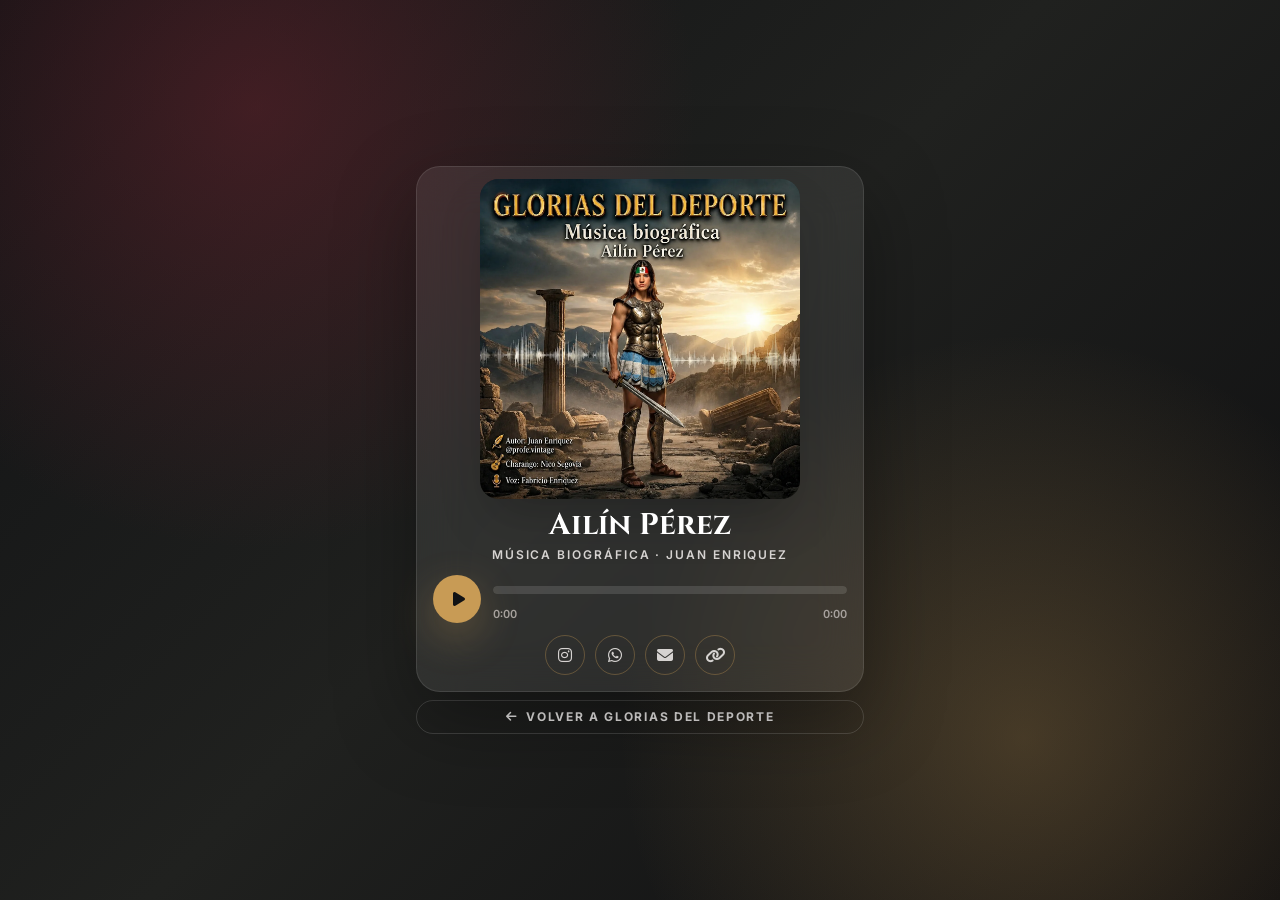
<file: glorias-del-deporte/ailin-perez.html>
<!DOCTYPE html>
<html lang="es">
<head>
  <meta charset="UTF-8" />
  <meta name="viewport" content="width=device-width, initial-scale=1.0" />
  <meta name="description" content="Ailín Pérez, música biográfica de Juan Enriquez." />
  <title>Ailín Pérez | Glorias del Deporte</title>
  <link rel="icon" type="image/svg+xml" href="../favicon.svg" />
  <link rel="apple-touch-icon" href="../apple-touch-icon.png" />
  <link rel="canonical" href="https://juanenriquez.com.ar/glorias-del-deporte/ailin-perez.html" />
  <meta property="og:type" content="website" />
  <meta property="og:locale" content="es_AR" />
  <meta property="og:title" content="Ailín Pérez | Glorias del Deporte" />
  <meta property="og:description" content="Ailín Pérez, música biográfica de Juan Enriquez." />
  <meta property="og:url" content="https://juanenriquez.com.ar/glorias-del-deporte/ailin-perez.html" />
  <meta property="og:image" content="https://juanenriquez.com.ar/og/ailin-perez.jpg" />
  <meta name="twitter:card" content="summary_large_image" />
  <link rel="stylesheet" href="tailwind.css" />
  <link rel="preconnect" href="https://fonts.googleapis.com" />
  <link rel="preconnect" href="https://fonts.gstatic.com" crossorigin />
  <link href="https://fonts.googleapis.com/css2?family=Cinzel:wght@500;600;700;800&family=Inter:wght@400;500;600;700&display=swap" rel="stylesheet" />
  <link rel="stylesheet" href="https://cdnjs.cloudflare.com/ajax/libs/font-awesome/6.5.2/css/all.min.css" />
  <link rel="stylesheet" href="track.css" />
</head>
<body class="h-screen max-h-screen overflow-hidden bg-[#111214] text-stone-100">
  <main class="grid h-screen max-h-screen overflow-hidden place-items-center bg-[radial-gradient(circle_at_20%_12%,rgba(125,39,51,.42),transparent_34%),radial-gradient(circle_at_80%_82%,rgba(200,155,85,.28),transparent_32%),linear-gradient(135deg,#111214,#20211f_48%,#0d0d0f)] px-3 py-3">
    <section class="flex h-full max-h-full w-full max-w-md flex-col justify-center gap-2 text-center">
      <article class="relative rounded-[1.5rem] border border-white/10 bg-white/[.08] p-3 shadow-[0_28px_80px_rgba(0,0,0,.35)] backdrop-blur-xl">
        <div id="copy-toast" class="pointer-events-none absolute left-1/2 top-3 z-10 -translate-x-1/2 -translate-y-2 rounded-full border border-[#f4d58d]/30 bg-[#111214]/90 px-4 py-2 text-xs font-bold uppercase tracking-[0.14em] text-[#f4d58d] opacity-0 shadow-2xl backdrop-blur transition duration-300">¡Enlace copiado!</div>
        <div class="cover-frame overflow-hidden rounded-[1.15rem] bg-black/25 shadow-2xl"><img src="images/ailin-perez.webp" alt="Portada de Ailín Pérez" class="h-full w-full object-contain transition duration-500 hover:scale-[1.02]" /></div>
        <div class="px-1 pb-1 pt-2">
          <h1 class="font-cinzel text-2xl font-bold leading-tight text-white sm:text-3xl">Ailín Pérez</h1>
          <p class="mt-1 text-[0.68rem] font-semibold uppercase tracking-[0.16em] text-stone-300 sm:text-xs">Música Biográfica · Juan Enriquez</p>
          <div class="mt-3 flex items-center gap-3">
            <button class="play-toggle grid h-12 w-12 shrink-0 place-items-center rounded-full bg-[#c89b55] text-[#111214] shadow-[0_14px_40px_rgba(200,155,85,.32)] transition hover:bg-[#f4d58d]" type="button" aria-label="Reproducir Ailín Pérez"><i class="play-icon fa-solid fa-play pl-1"></i></button>
            <div class="w-full text-left">
              <progress class="track-progress h-2 w-full cursor-pointer overflow-hidden rounded-full" max="100" value="0" aria-label="Progreso de Ailín Pérez"></progress>
              <div class="mt-1.5 flex justify-between text-[0.7rem] font-semibold tabular-nums text-stone-400"><span class="current-time">0:00</span><span class="duration">0:00</span></div>
            </div>
          </div>
          <audio preload="metadata" src="https://www.dropbox.com/scl/fi/ypt6o58hsrr4myketmi6g/TRACK_01_AilinPerez.mp3?rlkey=oq39yqpbzngrso8jttn0ecuyk&st=7g43k5u3&raw=1"></audio>
          <div class="mt-3 flex justify-center gap-2.5" aria-label="Contacto de Juan Enriquez">
            <a href="https://instagram.com/profe.vintage" target="_blank" rel="noopener noreferrer" class="grid h-10 w-10 place-items-center rounded-full border border-[#c89b55]/35 text-stone-300 transition hover:border-[#f4d58d] hover:bg-[#c89b55]/15 hover:text-[#f4d58d]" aria-label="Instagram"><i class="fa-brands fa-instagram"></i></a>
            <a href="https://wa.me/541161667220" target="_blank" rel="noopener noreferrer" class="grid h-10 w-10 place-items-center rounded-full border border-[#c89b55]/35 text-stone-300 transition hover:border-[#f4d58d] hover:bg-[#c89b55]/15 hover:text-[#f4d58d]" aria-label="WhatsApp"><i class="fa-brands fa-whatsapp"></i></a>
            <a href="mailto:cachorritorock@gmail.com" class="grid h-10 w-10 place-items-center rounded-full border border-[#c89b55]/35 text-stone-300 transition hover:border-[#f4d58d] hover:bg-[#c89b55]/15 hover:text-[#f4d58d]" aria-label="Correo electrónico"><i class="fa-solid fa-envelope"></i></a>
            <button class="share-link grid h-10 w-10 place-items-center rounded-full border border-[#c89b55]/35 text-stone-300 transition hover:border-[#f4d58d] hover:bg-[#c89b55]/15 hover:text-[#f4d58d]" type="button" aria-label="Compartir enlace"><i class="fa-solid fa-link"></i></button>
          </div>
        </div>
      </article>
      <a href="./index.html" class="inline-flex items-center justify-center gap-2 rounded-full border border-white/15 px-4 py-2 text-[0.68rem] font-bold uppercase tracking-[0.14em] text-stone-200 transition hover:border-[#c89b55] hover:text-[#f4d58d] sm:text-xs"><i class="fa-solid fa-arrow-left"></i> Volver a Glorias del Deporte</a>
    </section>
  </main>
  <script src="track.js"></script>
</body>
</html>
</file>
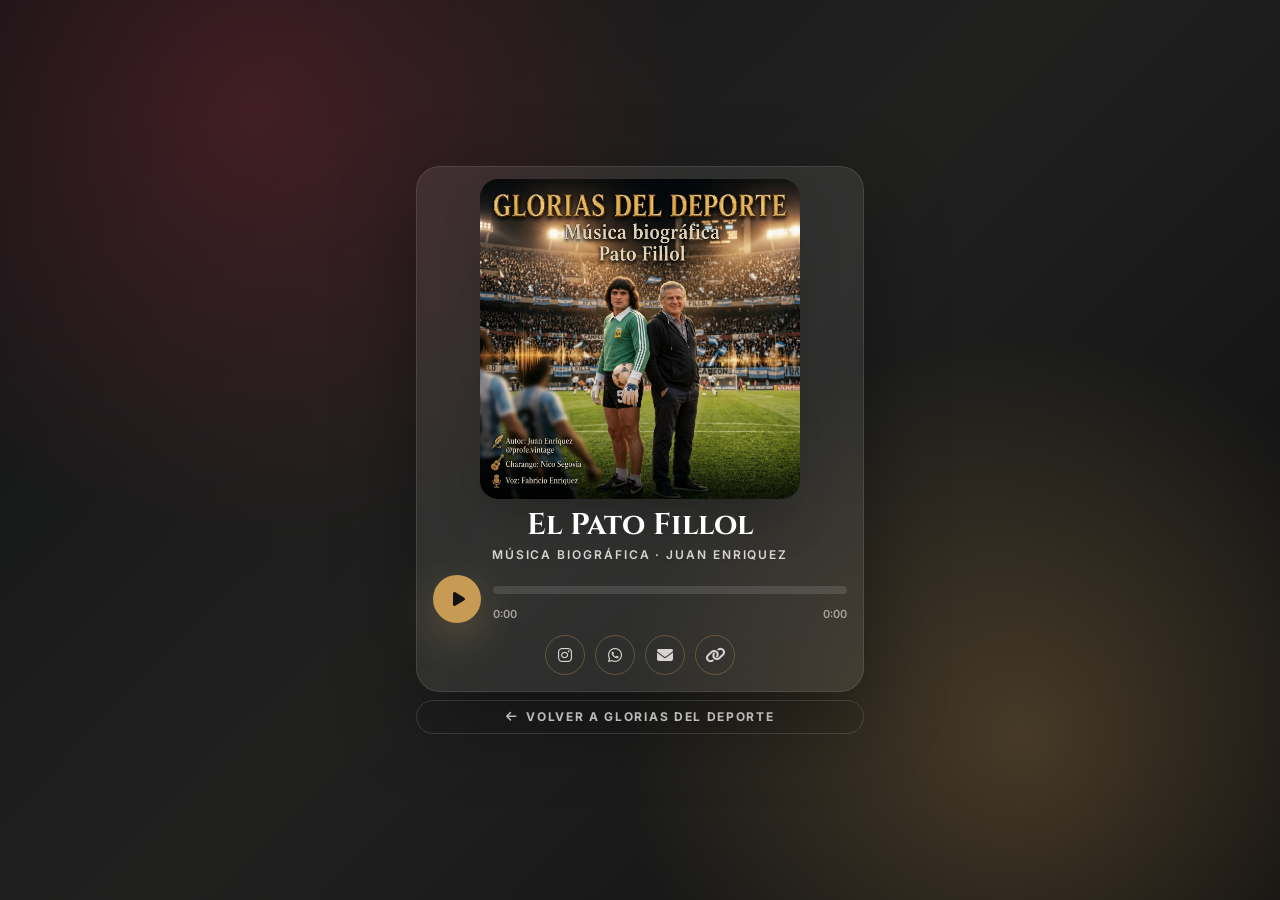
<file: glorias-del-deporte/el-pato-fillol.html>
<!DOCTYPE html>
<html lang="es">
<head>
  <meta charset="UTF-8" />
  <meta name="viewport" content="width=device-width, initial-scale=1.0" />
  <meta name="description" content="El Pato Fillol, música biográfica de Juan Enriquez." />
  <title>El Pato Fillol | Glorias del Deporte</title>
  <link rel="icon" type="image/svg+xml" href="../favicon.svg" />
  <link rel="apple-touch-icon" href="../apple-touch-icon.png" />
  <link rel="canonical" href="https://juanenriquez.com.ar/glorias-del-deporte/el-pato-fillol.html" />
  <meta property="og:type" content="website" />
  <meta property="og:locale" content="es_AR" />
  <meta property="og:title" content="El Pato Fillol | Glorias del Deporte" />
  <meta property="og:description" content="El Pato Fillol, música biográfica de Juan Enriquez." />
  <meta property="og:url" content="https://juanenriquez.com.ar/glorias-del-deporte/el-pato-fillol.html" />
  <meta property="og:image" content="https://juanenriquez.com.ar/og/el-pato-fillol.jpg" />
  <meta name="twitter:card" content="summary_large_image" />
  <link rel="stylesheet" href="tailwind.css" />
  <link rel="preconnect" href="https://fonts.googleapis.com" />
  <link rel="preconnect" href="https://fonts.gstatic.com" crossorigin />
  <link href="https://fonts.googleapis.com/css2?family=Cinzel:wght@500;600;700;800&family=Inter:wght@400;500;600;700&display=swap" rel="stylesheet" />
  <link rel="stylesheet" href="https://cdnjs.cloudflare.com/ajax/libs/font-awesome/6.5.2/css/all.min.css" />
  <link rel="stylesheet" href="track.css" />
</head>
<body class="h-screen max-h-screen overflow-hidden bg-[#111214] text-stone-100">
  <main class="grid h-screen max-h-screen overflow-hidden place-items-center bg-[radial-gradient(circle_at_20%_12%,rgba(125,39,51,.42),transparent_34%),radial-gradient(circle_at_80%_82%,rgba(200,155,85,.28),transparent_32%),linear-gradient(135deg,#111214,#20211f_48%,#0d0d0f)] px-3 py-3">
    <section class="flex h-full max-h-full w-full max-w-md flex-col justify-center gap-2 text-center">
      <article class="relative rounded-[1.5rem] border border-white/10 bg-white/[.08] p-3 shadow-[0_28px_80px_rgba(0,0,0,.35)] backdrop-blur-xl">
        <div id="copy-toast" class="pointer-events-none absolute left-1/2 top-3 z-10 -translate-x-1/2 -translate-y-2 rounded-full border border-[#f4d58d]/30 bg-[#111214]/90 px-4 py-2 text-xs font-bold uppercase tracking-[0.14em] text-[#f4d58d] opacity-0 shadow-2xl backdrop-blur transition duration-300">¡Enlace copiado!</div>
        <div class="cover-frame overflow-hidden rounded-[1.15rem] bg-black/25 shadow-2xl"><img src="images/el-pato-fillol.webp" alt="Portada de El Pato Fillol" class="h-full w-full object-contain transition duration-500 hover:scale-[1.02]" /></div>
        <div class="px-1 pb-1 pt-2">
          <h1 class="font-cinzel text-2xl font-bold leading-tight text-white sm:text-3xl">El Pato Fillol</h1>
          <p class="mt-1 text-[0.68rem] font-semibold uppercase tracking-[0.16em] text-stone-300 sm:text-xs">Música Biográfica · Juan Enriquez</p>
          <div class="mt-3 flex items-center gap-3">
            <button class="play-toggle grid h-12 w-12 shrink-0 place-items-center rounded-full bg-[#c89b55] text-[#111214] shadow-[0_14px_40px_rgba(200,155,85,.32)] transition hover:bg-[#f4d58d]" type="button" aria-label="Reproducir El Pato Fillol"><i class="play-icon fa-solid fa-play pl-1"></i></button>
            <div class="w-full text-left">
              <progress class="track-progress h-2 w-full cursor-pointer overflow-hidden rounded-full" max="100" value="0" aria-label="Progreso de El Pato Fillol"></progress>
              <div class="mt-1.5 flex justify-between text-[0.7rem] font-semibold tabular-nums text-stone-400"><span class="current-time">0:00</span><span class="duration">0:00</span></div>
            </div>
          </div>
          <audio preload="metadata" src="https://www.dropbox.com/scl/fi/xn2q0br7s516g0wwu2bwk/TRACK_02_PatoFillol.mp3?rlkey=vy9ekov85otp1rgow7wllndu0&st=bw06it80&raw=1"></audio>
          <div class="mt-3 flex justify-center gap-2.5" aria-label="Contacto de Juan Enriquez">
            <a href="https://instagram.com/profe.vintage" target="_blank" rel="noopener noreferrer" class="grid h-10 w-10 place-items-center rounded-full border border-[#c89b55]/35 text-stone-300 transition hover:border-[#f4d58d] hover:bg-[#c89b55]/15 hover:text-[#f4d58d]" aria-label="Instagram"><i class="fa-brands fa-instagram"></i></a>
            <a href="https://wa.me/541161667220" target="_blank" rel="noopener noreferrer" class="grid h-10 w-10 place-items-center rounded-full border border-[#c89b55]/35 text-stone-300 transition hover:border-[#f4d58d] hover:bg-[#c89b55]/15 hover:text-[#f4d58d]" aria-label="WhatsApp"><i class="fa-brands fa-whatsapp"></i></a>
            <a href="mailto:cachorritorock@gmail.com" class="grid h-10 w-10 place-items-center rounded-full border border-[#c89b55]/35 text-stone-300 transition hover:border-[#f4d58d] hover:bg-[#c89b55]/15 hover:text-[#f4d58d]" aria-label="Correo electrónico"><i class="fa-solid fa-envelope"></i></a>
            <button class="share-link grid h-10 w-10 place-items-center rounded-full border border-[#c89b55]/35 text-stone-300 transition hover:border-[#f4d58d] hover:bg-[#c89b55]/15 hover:text-[#f4d58d]" type="button" aria-label="Compartir enlace"><i class="fa-solid fa-link"></i></button>
          </div>
        </div>
      </article>
      <a href="./index.html" class="inline-flex items-center justify-center gap-2 rounded-full border border-white/15 px-4 py-2 text-[0.68rem] font-bold uppercase tracking-[0.14em] text-stone-200 transition hover:border-[#c89b55] hover:text-[#f4d58d] sm:text-xs"><i class="fa-solid fa-arrow-left"></i> Volver a Glorias del Deporte</a>
    </section>
  </main>
  <script src="track.js"></script>
</body>
</html>
</file>
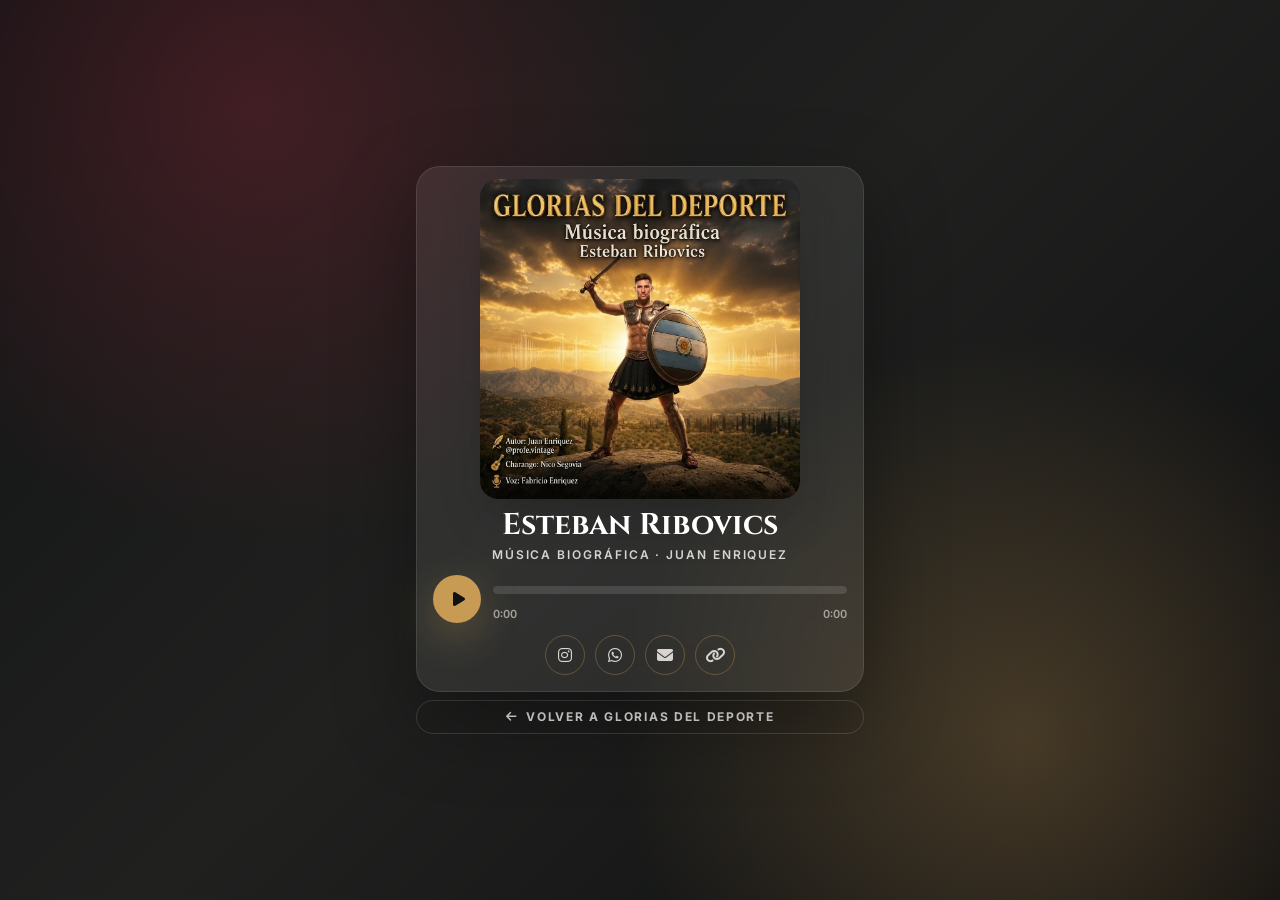
<file: glorias-del-deporte/esteban-ribovics.html>
<!DOCTYPE html>
<html lang="es">
<head>
  <meta charset="UTF-8" />
  <meta name="viewport" content="width=device-width, initial-scale=1.0" />
  <meta name="description" content="Esteban Ribovics, música biográfica de Juan Enriquez." />
  <title>Esteban Ribovics | Glorias del Deporte</title>
  <link rel="icon" type="image/svg+xml" href="../favicon.svg" />
  <link rel="apple-touch-icon" href="../apple-touch-icon.png" />
  <link rel="canonical" href="https://juanenriquez.com.ar/glorias-del-deporte/esteban-ribovics.html" />
  <meta property="og:type" content="website" />
  <meta property="og:locale" content="es_AR" />
  <meta property="og:title" content="Esteban Ribovics | Glorias del Deporte" />
  <meta property="og:description" content="Esteban Ribovics, música biográfica de Juan Enriquez." />
  <meta property="og:url" content="https://juanenriquez.com.ar/glorias-del-deporte/esteban-ribovics.html" />
  <meta property="og:image" content="https://juanenriquez.com.ar/og/esteban-ribovics.jpg" />
  <meta name="twitter:card" content="summary_large_image" />
  <link rel="stylesheet" href="tailwind.css" />
  <link rel="preconnect" href="https://fonts.googleapis.com" />
  <link rel="preconnect" href="https://fonts.gstatic.com" crossorigin />
  <link href="https://fonts.googleapis.com/css2?family=Cinzel:wght@500;600;700;800&family=Inter:wght@400;500;600;700&display=swap" rel="stylesheet" />
  <link rel="stylesheet" href="https://cdnjs.cloudflare.com/ajax/libs/font-awesome/6.5.2/css/all.min.css" />
  <link rel="stylesheet" href="track.css" />
</head>
<body class="h-screen max-h-screen overflow-hidden bg-[#111214] text-stone-100">
  <main class="grid h-screen max-h-screen overflow-hidden place-items-center bg-[radial-gradient(circle_at_20%_12%,rgba(125,39,51,.42),transparent_34%),radial-gradient(circle_at_80%_82%,rgba(200,155,85,.28),transparent_32%),linear-gradient(135deg,#111214,#20211f_48%,#0d0d0f)] px-3 py-3">
    <section class="flex h-full max-h-full w-full max-w-md flex-col justify-center gap-2 text-center">
      <article class="relative rounded-[1.5rem] border border-white/10 bg-white/[.08] p-3 shadow-[0_28px_80px_rgba(0,0,0,.35)] backdrop-blur-xl">
        <div id="copy-toast" class="pointer-events-none absolute left-1/2 top-3 z-10 -translate-x-1/2 -translate-y-2 rounded-full border border-[#f4d58d]/30 bg-[#111214]/90 px-4 py-2 text-xs font-bold uppercase tracking-[0.14em] text-[#f4d58d] opacity-0 shadow-2xl backdrop-blur transition duration-300">¡Enlace copiado!</div>
        <div class="cover-frame overflow-hidden rounded-[1.15rem] bg-black/25 shadow-2xl"><img src="images/esteban-ribovics.webp" alt="Portada de Esteban Ribovics" class="h-full w-full object-contain transition duration-500 hover:scale-[1.02]" /></div>
        <div class="px-1 pb-1 pt-2">
          <h1 class="font-cinzel text-2xl font-bold leading-tight text-white sm:text-3xl">Esteban Ribovics</h1>
          <p class="mt-1 text-[0.68rem] font-semibold uppercase tracking-[0.16em] text-stone-300 sm:text-xs">Música Biográfica · Juan Enriquez</p>
          <div class="mt-3 flex items-center gap-3">
            <button class="play-toggle grid h-12 w-12 shrink-0 place-items-center rounded-full bg-[#c89b55] text-[#111214] shadow-[0_14px_40px_rgba(200,155,85,.32)] transition hover:bg-[#f4d58d]" type="button" aria-label="Reproducir Esteban Ribovics"><i class="play-icon fa-solid fa-play pl-1"></i></button>
            <div class="w-full text-left">
              <progress class="track-progress h-2 w-full cursor-pointer overflow-hidden rounded-full" max="100" value="0" aria-label="Progreso de Esteban Ribovics"></progress>
              <div class="mt-1.5 flex justify-between text-[0.7rem] font-semibold tabular-nums text-stone-400"><span class="current-time">0:00</span><span class="duration">0:00</span></div>
            </div>
          </div>
          <audio preload="metadata" src="https://www.dropbox.com/scl/fi/7x3s5arrjt3wzqonc5fad/TRACK_03_EstebanRibovics.mp3?rlkey=7jpcxn6kbiwtav0rue1ygffp3&amp;st=waj4rkgw&amp;raw=1"></audio>
          <div class="mt-3 flex justify-center gap-2.5" aria-label="Contacto de Juan Enriquez">
            <a href="https://instagram.com/profe.vintage" target="_blank" rel="noopener noreferrer" class="grid h-10 w-10 place-items-center rounded-full border border-[#c89b55]/35 text-stone-300 transition hover:border-[#f4d58d] hover:bg-[#c89b55]/15 hover:text-[#f4d58d]" aria-label="Instagram"><i class="fa-brands fa-instagram"></i></a>
            <a href="https://wa.me/541161667220" target="_blank" rel="noopener noreferrer" class="grid h-10 w-10 place-items-center rounded-full border border-[#c89b55]/35 text-stone-300 transition hover:border-[#f4d58d] hover:bg-[#c89b55]/15 hover:text-[#f4d58d]" aria-label="WhatsApp"><i class="fa-brands fa-whatsapp"></i></a>
            <a href="mailto:cachorritorock@gmail.com" class="grid h-10 w-10 place-items-center rounded-full border border-[#c89b55]/35 text-stone-300 transition hover:border-[#f4d58d] hover:bg-[#c89b55]/15 hover:text-[#f4d58d]" aria-label="Correo electrónico"><i class="fa-solid fa-envelope"></i></a>
            <button class="share-link grid h-10 w-10 place-items-center rounded-full border border-[#c89b55]/35 text-stone-300 transition hover:border-[#f4d58d] hover:bg-[#c89b55]/15 hover:text-[#f4d58d]" type="button" aria-label="Compartir enlace"><i class="fa-solid fa-link"></i></button>
          </div>
        </div>
      </article>
      <a href="./index.html" class="inline-flex items-center justify-center gap-2 rounded-full border border-white/15 px-4 py-2 text-[0.68rem] font-bold uppercase tracking-[0.14em] text-stone-200 transition hover:border-[#c89b55] hover:text-[#f4d58d] sm:text-xs"><i class="fa-solid fa-arrow-left"></i> Volver a Glorias del Deporte</a>
    </section>
  </main>
  <script src="track.js"></script>
</body>
</html>
</file>
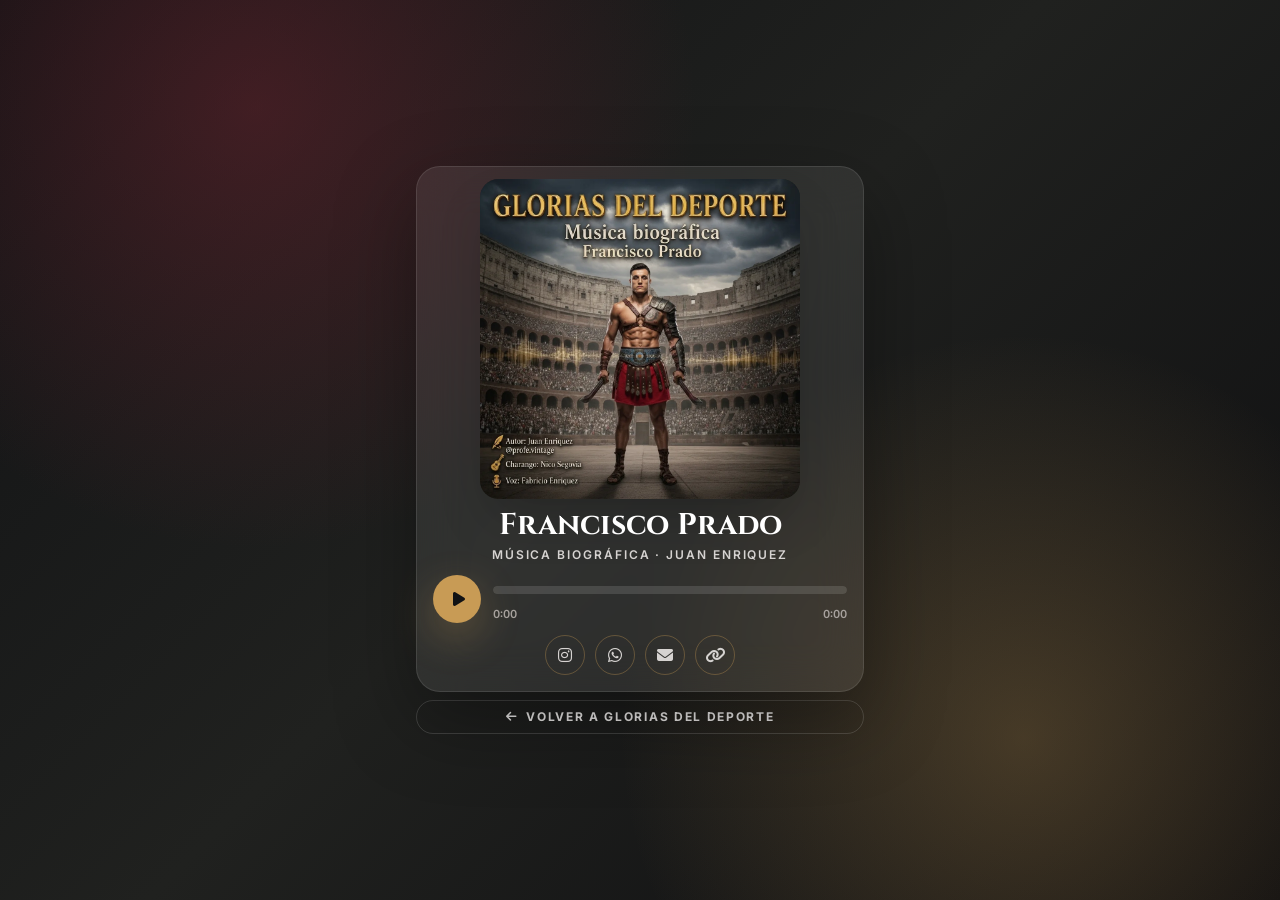
<file: glorias-del-deporte/francisco-prado.html>
<!DOCTYPE html>
<html lang="es">
<head>
  <meta charset="UTF-8" />
  <meta name="viewport" content="width=device-width, initial-scale=1.0" />
  <meta name="description" content="Francisco Prado, música biográfica de Juan Enriquez." />
  <title>Francisco Prado | Glorias del Deporte</title>
  <link rel="icon" type="image/svg+xml" href="../favicon.svg" />
  <link rel="apple-touch-icon" href="../apple-touch-icon.png" />
  <link rel="canonical" href="https://juanenriquez.com.ar/glorias-del-deporte/francisco-prado.html" />
  <meta property="og:type" content="website" />
  <meta property="og:locale" content="es_AR" />
  <meta property="og:title" content="Francisco Prado | Glorias del Deporte" />
  <meta property="og:description" content="Francisco Prado, música biográfica de Juan Enriquez." />
  <meta property="og:url" content="https://juanenriquez.com.ar/glorias-del-deporte/francisco-prado.html" />
  <meta property="og:image" content="https://juanenriquez.com.ar/og/francisco-prado.jpg" />
  <meta name="twitter:card" content="summary_large_image" />
  <link rel="stylesheet" href="tailwind.css" />
  <link rel="preconnect" href="https://fonts.googleapis.com" />
  <link rel="preconnect" href="https://fonts.gstatic.com" crossorigin />
  <link href="https://fonts.googleapis.com/css2?family=Cinzel:wght@500;600;700;800&family=Inter:wght@400;500;600;700&display=swap" rel="stylesheet" />
  <link rel="stylesheet" href="https://cdnjs.cloudflare.com/ajax/libs/font-awesome/6.5.2/css/all.min.css" />
  <link rel="stylesheet" href="track.css" />
</head>
<body class="h-screen max-h-screen overflow-hidden bg-[#111214] text-stone-100">
  <main class="grid h-screen max-h-screen overflow-hidden place-items-center bg-[radial-gradient(circle_at_20%_12%,rgba(125,39,51,.42),transparent_34%),radial-gradient(circle_at_80%_82%,rgba(200,155,85,.28),transparent_32%),linear-gradient(135deg,#111214,#20211f_48%,#0d0d0f)] px-3 py-3">
    <section class="flex h-full max-h-full w-full max-w-md flex-col justify-center gap-2 text-center">
      <article class="relative rounded-[1.5rem] border border-white/10 bg-white/[.08] p-3 shadow-[0_28px_80px_rgba(0,0,0,.35)] backdrop-blur-xl">
        <div id="copy-toast" class="pointer-events-none absolute left-1/2 top-3 z-10 -translate-x-1/2 -translate-y-2 rounded-full border border-[#f4d58d]/30 bg-[#111214]/90 px-4 py-2 text-xs font-bold uppercase tracking-[0.14em] text-[#f4d58d] opacity-0 shadow-2xl backdrop-blur transition duration-300">¡Enlace copiado!</div>
        <div class="cover-frame overflow-hidden rounded-[1.15rem] bg-black/25 shadow-2xl"><img src="images/francisco-prado.webp" alt="Portada de Francisco Prado" class="h-full w-full object-contain transition duration-500 hover:scale-[1.02]" /></div>
        <div class="px-1 pb-1 pt-2">
          <h1 class="font-cinzel text-2xl font-bold leading-tight text-white sm:text-3xl">Francisco Prado</h1>
          <p class="mt-1 text-[0.68rem] font-semibold uppercase tracking-[0.16em] text-stone-300 sm:text-xs">Música Biográfica · Juan Enriquez</p>
          <div class="mt-3 flex items-center gap-3">
            <button class="play-toggle grid h-12 w-12 shrink-0 place-items-center rounded-full bg-[#c89b55] text-[#111214] shadow-[0_14px_40px_rgba(200,155,85,.32)] transition hover:bg-[#f4d58d]" type="button" aria-label="Reproducir Francisco Prado"><i class="play-icon fa-solid fa-play pl-1"></i></button>
            <div class="w-full text-left">
              <progress class="track-progress h-2 w-full cursor-pointer overflow-hidden rounded-full" max="100" value="0" aria-label="Progreso de Francisco Prado"></progress>
              <div class="mt-1.5 flex justify-between text-[0.7rem] font-semibold tabular-nums text-stone-400"><span class="current-time">0:00</span><span class="duration">0:00</span></div>
            </div>
          </div>
          <audio preload="metadata" src="https://www.dropbox.com/scl/fi/l7otsh6dmq1kpecblfd3r/TRACK_04_FranciscoPrado.mp3?rlkey=x20z5hrkwt051pl8srwjtfjjl&amp;st=f9ikkg2t&amp;raw=1"></audio>
          <div class="mt-3 flex justify-center gap-2.5" aria-label="Contacto de Juan Enriquez">
            <a href="https://instagram.com/profe.vintage" target="_blank" rel="noopener noreferrer" class="grid h-10 w-10 place-items-center rounded-full border border-[#c89b55]/35 text-stone-300 transition hover:border-[#f4d58d] hover:bg-[#c89b55]/15 hover:text-[#f4d58d]" aria-label="Instagram"><i class="fa-brands fa-instagram"></i></a>
            <a href="https://wa.me/541161667220" target="_blank" rel="noopener noreferrer" class="grid h-10 w-10 place-items-center rounded-full border border-[#c89b55]/35 text-stone-300 transition hover:border-[#f4d58d] hover:bg-[#c89b55]/15 hover:text-[#f4d58d]" aria-label="WhatsApp"><i class="fa-brands fa-whatsapp"></i></a>
            <a href="mailto:cachorritorock@gmail.com" class="grid h-10 w-10 place-items-center rounded-full border border-[#c89b55]/35 text-stone-300 transition hover:border-[#f4d58d] hover:bg-[#c89b55]/15 hover:text-[#f4d58d]" aria-label="Correo electrónico"><i class="fa-solid fa-envelope"></i></a>
            <button class="share-link grid h-10 w-10 place-items-center rounded-full border border-[#c89b55]/35 text-stone-300 transition hover:border-[#f4d58d] hover:bg-[#c89b55]/15 hover:text-[#f4d58d]" type="button" aria-label="Compartir enlace"><i class="fa-solid fa-link"></i></button>
          </div>
        </div>
      </article>
      <a href="./index.html" class="inline-flex items-center justify-center gap-2 rounded-full border border-white/15 px-4 py-2 text-[0.68rem] font-bold uppercase tracking-[0.14em] text-stone-200 transition hover:border-[#c89b55] hover:text-[#f4d58d] sm:text-xs"><i class="fa-solid fa-arrow-left"></i> Volver a Glorias del Deporte</a>
    </section>
  </main>
  <script src="track.js"></script>
</body>
</html>
</file>
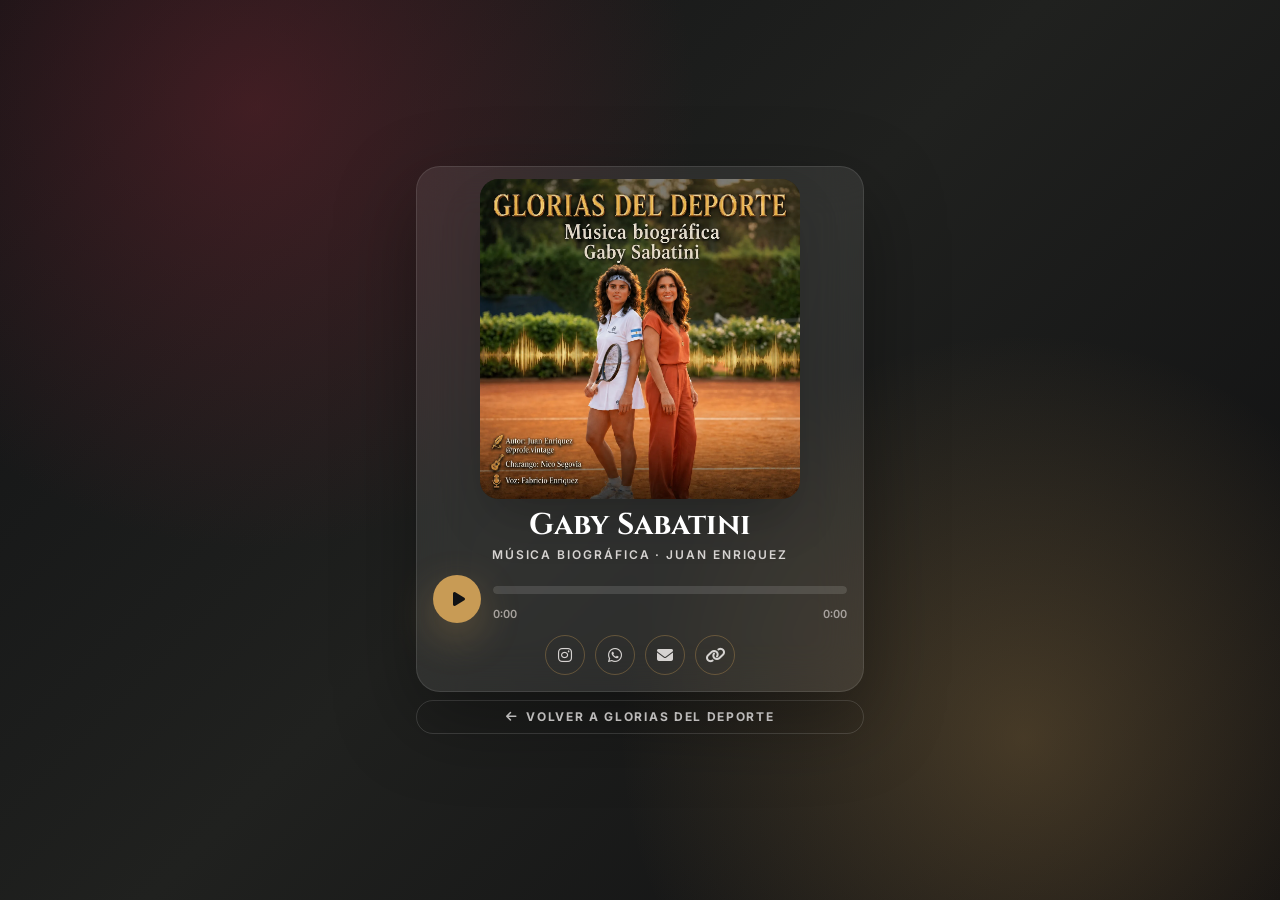
<file: glorias-del-deporte/gaby-sabatini.html>
<!DOCTYPE html>
<html lang="es">
<head>
  <meta charset="UTF-8" />
  <meta name="viewport" content="width=device-width, initial-scale=1.0" />
  <meta name="description" content="Gaby Sabatini, música biográfica de Juan Enriquez." />
  <title>Gaby Sabatini | Glorias del Deporte</title>
  <link rel="icon" type="image/svg+xml" href="../favicon.svg" />
  <link rel="apple-touch-icon" href="../apple-touch-icon.png" />
  <link rel="canonical" href="https://juanenriquez.com.ar/glorias-del-deporte/gaby-sabatini.html" />
  <meta property="og:type" content="website" />
  <meta property="og:locale" content="es_AR" />
  <meta property="og:title" content="Gaby Sabatini | Glorias del Deporte" />
  <meta property="og:description" content="Gaby Sabatini, música biográfica de Juan Enriquez." />
  <meta property="og:url" content="https://juanenriquez.com.ar/glorias-del-deporte/gaby-sabatini.html" />
  <meta property="og:image" content="https://juanenriquez.com.ar/og/gaby-sabatini.jpg" />
  <meta name="twitter:card" content="summary_large_image" />
  <link rel="stylesheet" href="tailwind.css" />
  <link rel="preconnect" href="https://fonts.googleapis.com" />
  <link rel="preconnect" href="https://fonts.gstatic.com" crossorigin />
  <link href="https://fonts.googleapis.com/css2?family=Cinzel:wght@500;600;700;800&family=Inter:wght@400;500;600;700&display=swap" rel="stylesheet" />
  <link rel="stylesheet" href="https://cdnjs.cloudflare.com/ajax/libs/font-awesome/6.5.2/css/all.min.css" />
  <link rel="stylesheet" href="track.css" />
</head>
<body class="h-screen max-h-screen overflow-hidden bg-[#111214] text-stone-100">
  <main class="grid h-screen max-h-screen overflow-hidden place-items-center bg-[radial-gradient(circle_at_20%_12%,rgba(125,39,51,.42),transparent_34%),radial-gradient(circle_at_80%_82%,rgba(200,155,85,.28),transparent_32%),linear-gradient(135deg,#111214,#20211f_48%,#0d0d0f)] px-3 py-3">
    <section class="flex h-full max-h-full w-full max-w-md flex-col justify-center gap-2 text-center">
      <article class="relative rounded-[1.5rem] border border-white/10 bg-white/[.08] p-3 shadow-[0_28px_80px_rgba(0,0,0,.35)] backdrop-blur-xl">
        <div id="copy-toast" class="pointer-events-none absolute left-1/2 top-3 z-10 -translate-x-1/2 -translate-y-2 rounded-full border border-[#f4d58d]/30 bg-[#111214]/90 px-4 py-2 text-xs font-bold uppercase tracking-[0.14em] text-[#f4d58d] opacity-0 shadow-2xl backdrop-blur transition duration-300">¡Enlace copiado!</div>
        <div class="cover-frame overflow-hidden rounded-[1.15rem] bg-black/25 shadow-2xl"><img src="images/gaby-sabatini.webp" alt="Portada de Gaby Sabatini" class="h-full w-full object-contain transition duration-500 hover:scale-[1.02]" /></div>
        <div class="px-1 pb-1 pt-2">
          <h1 class="font-cinzel text-2xl font-bold leading-tight text-white sm:text-3xl">Gaby Sabatini</h1>
          <p class="mt-1 text-[0.68rem] font-semibold uppercase tracking-[0.16em] text-stone-300 sm:text-xs">Música Biográfica · Juan Enriquez</p>
          <div class="mt-3 flex items-center gap-3">
            <button class="play-toggle grid h-12 w-12 shrink-0 place-items-center rounded-full bg-[#c89b55] text-[#111214] shadow-[0_14px_40px_rgba(200,155,85,.32)] transition hover:bg-[#f4d58d]" type="button" aria-label="Reproducir Gaby Sabatini"><i class="play-icon fa-solid fa-play pl-1"></i></button>
            <div class="w-full text-left">
              <progress class="track-progress h-2 w-full cursor-pointer overflow-hidden rounded-full" max="100" value="0" aria-label="Progreso de Gaby Sabatini"></progress>
              <div class="mt-1.5 flex justify-between text-[0.7rem] font-semibold tabular-nums text-stone-400"><span class="current-time">0:00</span><span class="duration">0:00</span></div>
            </div>
          </div>
          <audio preload="metadata" src="https://www.dropbox.com/scl/fi/m04nktuvsrplsx1cmjkrr/TRACK_05_GabySabatini.mp3?rlkey=s6fa5hh27i5rx6bm3wb9i43jb&amp;st=o07b93n6&amp;raw=1"></audio>
          <div class="mt-3 flex justify-center gap-2.5" aria-label="Contacto de Juan Enriquez">
            <a href="https://instagram.com/profe.vintage" target="_blank" rel="noopener noreferrer" class="grid h-10 w-10 place-items-center rounded-full border border-[#c89b55]/35 text-stone-300 transition hover:border-[#f4d58d] hover:bg-[#c89b55]/15 hover:text-[#f4d58d]" aria-label="Instagram"><i class="fa-brands fa-instagram"></i></a>
            <a href="https://wa.me/541161667220" target="_blank" rel="noopener noreferrer" class="grid h-10 w-10 place-items-center rounded-full border border-[#c89b55]/35 text-stone-300 transition hover:border-[#f4d58d] hover:bg-[#c89b55]/15 hover:text-[#f4d58d]" aria-label="WhatsApp"><i class="fa-brands fa-whatsapp"></i></a>
            <a href="mailto:cachorritorock@gmail.com" class="grid h-10 w-10 place-items-center rounded-full border border-[#c89b55]/35 text-stone-300 transition hover:border-[#f4d58d] hover:bg-[#c89b55]/15 hover:text-[#f4d58d]" aria-label="Correo electrónico"><i class="fa-solid fa-envelope"></i></a>
            <button class="share-link grid h-10 w-10 place-items-center rounded-full border border-[#c89b55]/35 text-stone-300 transition hover:border-[#f4d58d] hover:bg-[#c89b55]/15 hover:text-[#f4d58d]" type="button" aria-label="Compartir enlace"><i class="fa-solid fa-link"></i></button>
          </div>
        </div>
      </article>
      <a href="./index.html" class="inline-flex items-center justify-center gap-2 rounded-full border border-white/15 px-4 py-2 text-[0.68rem] font-bold uppercase tracking-[0.14em] text-stone-200 transition hover:border-[#c89b55] hover:text-[#f4d58d] sm:text-xs"><i class="fa-solid fa-arrow-left"></i> Volver a Glorias del Deporte</a>
    </section>
  </main>
  <script src="track.js"></script>
</body>
</html>
</file>
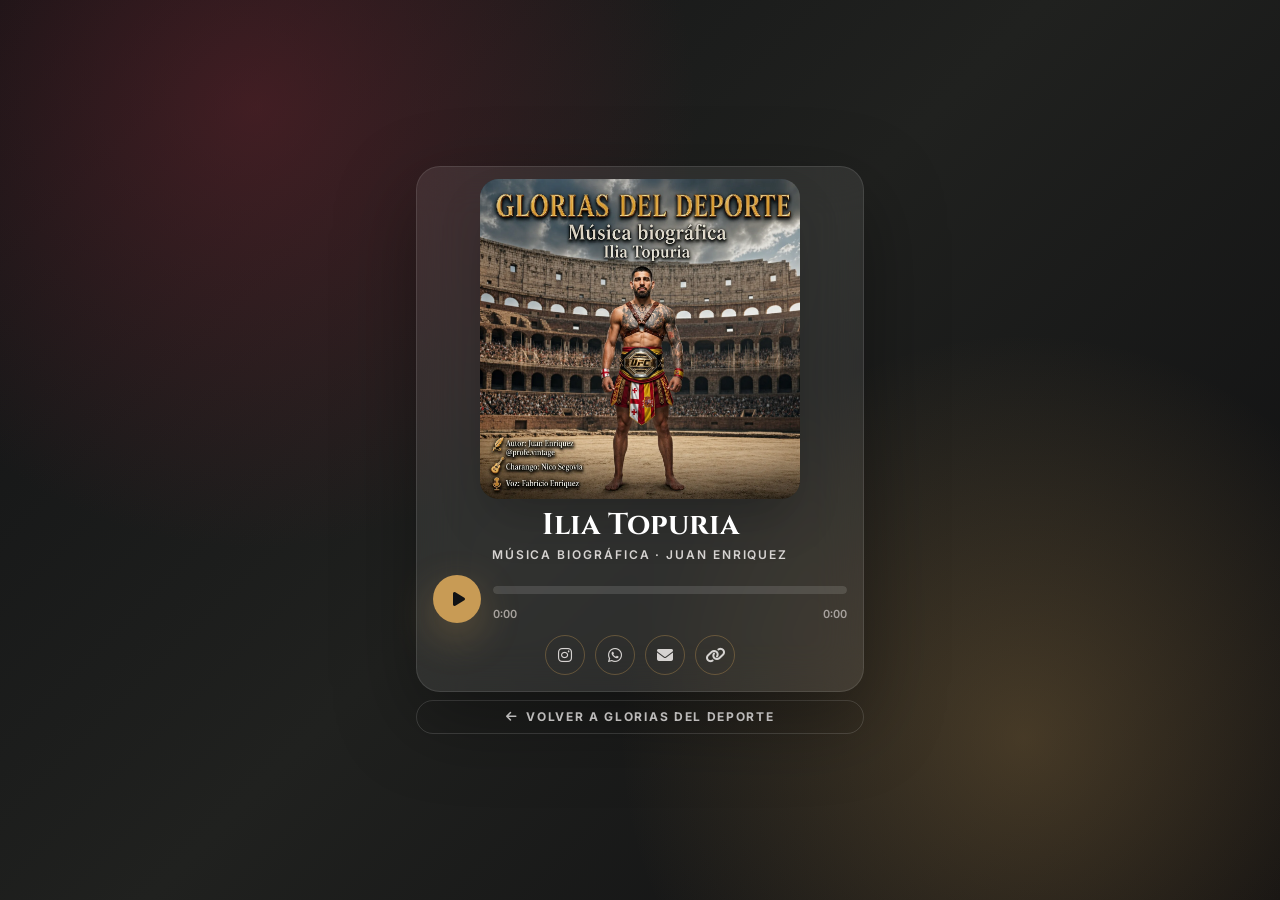
<file: glorias-del-deporte/ilia-topuria.html>
<!DOCTYPE html>
<html lang="es">
<head>
  <meta charset="UTF-8" />
  <meta name="viewport" content="width=device-width, initial-scale=1.0" />
  <meta name="description" content="Ilia Topuria, música biográfica de Juan Enriquez." />
  <title>Ilia Topuria | Glorias del Deporte</title>
  <link rel="icon" type="image/svg+xml" href="../favicon.svg" />
  <link rel="apple-touch-icon" href="../apple-touch-icon.png" />
  <link rel="canonical" href="https://juanenriquez.com.ar/glorias-del-deporte/ilia-topuria.html" />
  <meta property="og:type" content="website" />
  <meta property="og:locale" content="es_AR" />
  <meta property="og:title" content="Ilia Topuria | Glorias del Deporte" />
  <meta property="og:description" content="Ilia Topuria, música biográfica de Juan Enriquez." />
  <meta property="og:url" content="https://juanenriquez.com.ar/glorias-del-deporte/ilia-topuria.html" />
  <meta property="og:image" content="https://juanenriquez.com.ar/og/ilia-topuria.jpg" />
  <meta name="twitter:card" content="summary_large_image" />
  <link rel="stylesheet" href="tailwind.css" />
  <link rel="preconnect" href="https://fonts.googleapis.com" />
  <link rel="preconnect" href="https://fonts.gstatic.com" crossorigin />
  <link href="https://fonts.googleapis.com/css2?family=Cinzel:wght@500;600;700;800&family=Inter:wght@400;500;600;700&display=swap" rel="stylesheet" />
  <link rel="stylesheet" href="https://cdnjs.cloudflare.com/ajax/libs/font-awesome/6.5.2/css/all.min.css" />
  <link rel="stylesheet" href="track.css" />
</head>
<body class="h-screen max-h-screen overflow-hidden bg-[#111214] text-stone-100">
  <main class="grid h-screen max-h-screen overflow-hidden place-items-center bg-[radial-gradient(circle_at_20%_12%,rgba(125,39,51,.42),transparent_34%),radial-gradient(circle_at_80%_82%,rgba(200,155,85,.28),transparent_32%),linear-gradient(135deg,#111214,#20211f_48%,#0d0d0f)] px-3 py-3">
    <section class="flex h-full max-h-full w-full max-w-md flex-col justify-center gap-2 text-center">
      <article class="relative rounded-[1.5rem] border border-white/10 bg-white/[.08] p-3 shadow-[0_28px_80px_rgba(0,0,0,.35)] backdrop-blur-xl">
        <div id="copy-toast" class="pointer-events-none absolute left-1/2 top-3 z-10 -translate-x-1/2 -translate-y-2 rounded-full border border-[#f4d58d]/30 bg-[#111214]/90 px-4 py-2 text-xs font-bold uppercase tracking-[0.14em] text-[#f4d58d] opacity-0 shadow-2xl backdrop-blur transition duration-300">¡Enlace copiado!</div>
        <div class="cover-frame overflow-hidden rounded-[1.15rem] bg-black/25 shadow-2xl"><img src="images/ilia-topuria.webp" alt="Portada de Ilia Topuria" class="h-full w-full object-contain transition duration-500 hover:scale-[1.02]" /></div>
        <div class="px-1 pb-1 pt-2">
          <h1 class="font-cinzel text-2xl font-bold leading-tight text-white sm:text-3xl">Ilia Topuria</h1>
          <p class="mt-1 text-[0.68rem] font-semibold uppercase tracking-[0.16em] text-stone-300 sm:text-xs">Música Biográfica · Juan Enriquez</p>
          <div class="mt-3 flex items-center gap-3">
            <button class="play-toggle grid h-12 w-12 shrink-0 place-items-center rounded-full bg-[#c89b55] text-[#111214] shadow-[0_14px_40px_rgba(200,155,85,.32)] transition hover:bg-[#f4d58d]" type="button" aria-label="Reproducir Ilia Topuria"><i class="play-icon fa-solid fa-play pl-1"></i></button>
            <div class="w-full text-left">
              <progress class="track-progress h-2 w-full cursor-pointer overflow-hidden rounded-full" max="100" value="0" aria-label="Progreso de Ilia Topuria"></progress>
              <div class="mt-1.5 flex justify-between text-[0.7rem] font-semibold tabular-nums text-stone-400"><span class="current-time">0:00</span><span class="duration">0:00</span></div>
            </div>
          </div>
          <audio preload="metadata" src="https://www.dropbox.com/scl/fi/nl0ywlpz2edowl001bvo0/TRACK_06_IliaTopuria.mp3?rlkey=bnfd3wp2nbci8xy7nndd57hsn&amp;st=0c9bm0g3&amp;raw=1"></audio>
          <div class="mt-3 flex justify-center gap-2.5" aria-label="Contacto de Juan Enriquez">
            <a href="https://instagram.com/profe.vintage" target="_blank" rel="noopener noreferrer" class="grid h-10 w-10 place-items-center rounded-full border border-[#c89b55]/35 text-stone-300 transition hover:border-[#f4d58d] hover:bg-[#c89b55]/15 hover:text-[#f4d58d]" aria-label="Instagram"><i class="fa-brands fa-instagram"></i></a>
            <a href="https://wa.me/541161667220" target="_blank" rel="noopener noreferrer" class="grid h-10 w-10 place-items-center rounded-full border border-[#c89b55]/35 text-stone-300 transition hover:border-[#f4d58d] hover:bg-[#c89b55]/15 hover:text-[#f4d58d]" aria-label="WhatsApp"><i class="fa-brands fa-whatsapp"></i></a>
            <a href="mailto:cachorritorock@gmail.com" class="grid h-10 w-10 place-items-center rounded-full border border-[#c89b55]/35 text-stone-300 transition hover:border-[#f4d58d] hover:bg-[#c89b55]/15 hover:text-[#f4d58d]" aria-label="Correo electrónico"><i class="fa-solid fa-envelope"></i></a>
            <button class="share-link grid h-10 w-10 place-items-center rounded-full border border-[#c89b55]/35 text-stone-300 transition hover:border-[#f4d58d] hover:bg-[#c89b55]/15 hover:text-[#f4d58d]" type="button" aria-label="Compartir enlace"><i class="fa-solid fa-link"></i></button>
          </div>
        </div>
      </article>
      <a href="./index.html" class="inline-flex items-center justify-center gap-2 rounded-full border border-white/15 px-4 py-2 text-[0.68rem] font-bold uppercase tracking-[0.14em] text-stone-200 transition hover:border-[#c89b55] hover:text-[#f4d58d] sm:text-xs"><i class="fa-solid fa-arrow-left"></i> Volver a Glorias del Deporte</a>
    </section>
  </main>
  <script src="track.js"></script>
</body>
</html>
</file>
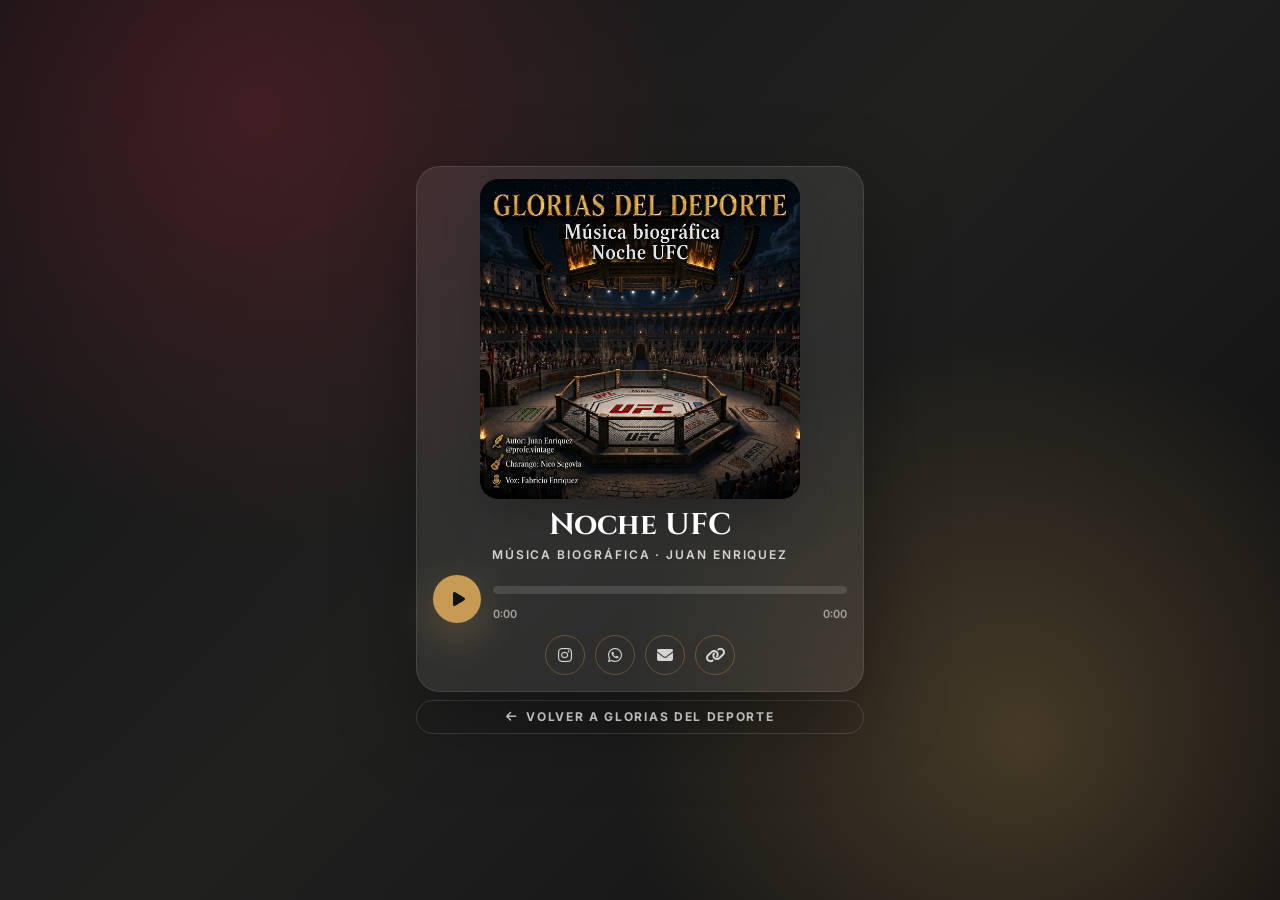
<file: glorias-del-deporte/noche-ufc.html>
<!DOCTYPE html>
<html lang="es">
<head>
  <meta charset="UTF-8" />
  <meta name="viewport" content="width=device-width, initial-scale=1.0" />
  <meta name="description" content="Noche UFC, música biográfica de Juan Enriquez." />
  <title>Noche UFC | Glorias del Deporte</title>
  <link rel="icon" type="image/svg+xml" href="../favicon.svg" />
  <link rel="apple-touch-icon" href="../apple-touch-icon.png" />
  <link rel="canonical" href="https://juanenriquez.com.ar/glorias-del-deporte/noche-ufc.html" />
  <meta property="og:type" content="website" />
  <meta property="og:locale" content="es_AR" />
  <meta property="og:title" content="Noche UFC | Glorias del Deporte" />
  <meta property="og:description" content="Noche UFC, música biográfica de Juan Enriquez." />
  <meta property="og:url" content="https://juanenriquez.com.ar/glorias-del-deporte/noche-ufc.html" />
  <meta property="og:image" content="https://juanenriquez.com.ar/og/noche-ufc.jpg" />
  <meta name="twitter:card" content="summary_large_image" />
  <link rel="stylesheet" href="tailwind.css" />
  <link rel="preconnect" href="https://fonts.googleapis.com" />
  <link rel="preconnect" href="https://fonts.gstatic.com" crossorigin />
  <link href="https://fonts.googleapis.com/css2?family=Cinzel:wght@500;600;700;800&family=Inter:wght@400;500;600;700&display=swap" rel="stylesheet" />
  <link rel="stylesheet" href="https://cdnjs.cloudflare.com/ajax/libs/font-awesome/6.5.2/css/all.min.css" />
  <link rel="stylesheet" href="track.css" />
</head>
<body class="h-screen max-h-screen overflow-hidden bg-[#111214] text-stone-100">
  <main class="grid h-screen max-h-screen overflow-hidden place-items-center bg-[radial-gradient(circle_at_20%_12%,rgba(125,39,51,.42),transparent_34%),radial-gradient(circle_at_80%_82%,rgba(200,155,85,.28),transparent_32%),linear-gradient(135deg,#111214,#20211f_48%,#0d0d0f)] px-3 py-3">
    <section class="flex h-full max-h-full w-full max-w-md flex-col justify-center gap-2 text-center">
      <article class="relative rounded-[1.5rem] border border-white/10 bg-white/[.08] p-3 shadow-[0_28px_80px_rgba(0,0,0,.35)] backdrop-blur-xl">
        <div id="copy-toast" class="pointer-events-none absolute left-1/2 top-3 z-10 -translate-x-1/2 -translate-y-2 rounded-full border border-[#f4d58d]/30 bg-[#111214]/90 px-4 py-2 text-xs font-bold uppercase tracking-[0.14em] text-[#f4d58d] opacity-0 shadow-2xl backdrop-blur transition duration-300">¡Enlace copiado!</div>
        <div class="cover-frame overflow-hidden rounded-[1.15rem] bg-black/25 shadow-2xl"><img src="images/noche-ufc.webp" alt="Portada de Noche UFC" class="h-full w-full object-contain transition duration-500 hover:scale-[1.02]" /></div>
        <div class="px-1 pb-1 pt-2">
          <h1 class="font-cinzel text-2xl font-bold leading-tight text-white sm:text-3xl">Noche UFC</h1>
          <p class="mt-1 text-[0.68rem] font-semibold uppercase tracking-[0.16em] text-stone-300 sm:text-xs">Música Biográfica · Juan Enriquez</p>
          <div class="mt-3 flex items-center gap-3">
            <button class="play-toggle grid h-12 w-12 shrink-0 place-items-center rounded-full bg-[#c89b55] text-[#111214] shadow-[0_14px_40px_rgba(200,155,85,.32)] transition hover:bg-[#f4d58d]" type="button" aria-label="Reproducir Noche UFC"><i class="play-icon fa-solid fa-play pl-1"></i></button>
            <div class="w-full text-left">
              <progress class="track-progress h-2 w-full cursor-pointer overflow-hidden rounded-full" max="100" value="0" aria-label="Progreso de Noche UFC"></progress>
              <div class="mt-1.5 flex justify-between text-[0.7rem] font-semibold tabular-nums text-stone-400"><span class="current-time">0:00</span><span class="duration">0:00</span></div>
            </div>
          </div>
          <audio preload="metadata" src="https://www.dropbox.com/scl/fi/qi9q2d402goegs3m3rhd5/TRACK_07_NocheUFC.mp3?rlkey=rc15rx079fzqs1dmyyeip6n7n&amp;st=fclebe0t&amp;raw=1"></audio>
          <div class="mt-3 flex justify-center gap-2.5" aria-label="Contacto de Juan Enriquez">
            <a href="https://instagram.com/profe.vintage" target="_blank" rel="noopener noreferrer" class="grid h-10 w-10 place-items-center rounded-full border border-[#c89b55]/35 text-stone-300 transition hover:border-[#f4d58d] hover:bg-[#c89b55]/15 hover:text-[#f4d58d]" aria-label="Instagram"><i class="fa-brands fa-instagram"></i></a>
            <a href="https://wa.me/541161667220" target="_blank" rel="noopener noreferrer" class="grid h-10 w-10 place-items-center rounded-full border border-[#c89b55]/35 text-stone-300 transition hover:border-[#f4d58d] hover:bg-[#c89b55]/15 hover:text-[#f4d58d]" aria-label="WhatsApp"><i class="fa-brands fa-whatsapp"></i></a>
            <a href="mailto:cachorritorock@gmail.com" class="grid h-10 w-10 place-items-center rounded-full border border-[#c89b55]/35 text-stone-300 transition hover:border-[#f4d58d] hover:bg-[#c89b55]/15 hover:text-[#f4d58d]" aria-label="Correo electrónico"><i class="fa-solid fa-envelope"></i></a>
            <button class="share-link grid h-10 w-10 place-items-center rounded-full border border-[#c89b55]/35 text-stone-300 transition hover:border-[#f4d58d] hover:bg-[#c89b55]/15 hover:text-[#f4d58d]" type="button" aria-label="Compartir enlace"><i class="fa-solid fa-link"></i></button>
          </div>
        </div>
      </article>
      <a href="./index.html" class="inline-flex items-center justify-center gap-2 rounded-full border border-white/15 px-4 py-2 text-[0.68rem] font-bold uppercase tracking-[0.14em] text-stone-200 transition hover:border-[#c89b55] hover:text-[#f4d58d] sm:text-xs"><i class="fa-solid fa-arrow-left"></i> Volver a Glorias del Deporte</a>
    </section>
  </main>
  <script src="track.js"></script>
</body>
</html>
</file>
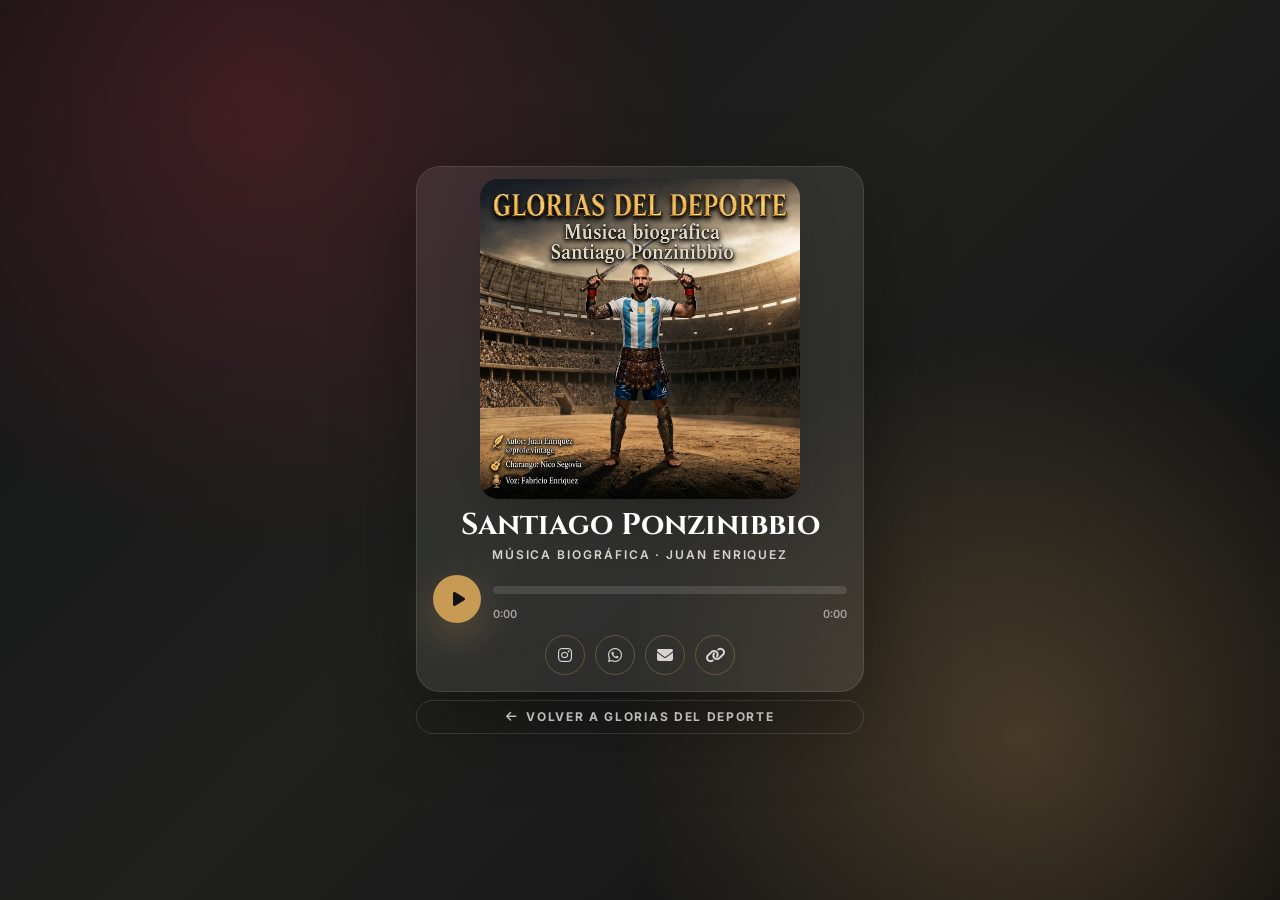
<file: glorias-del-deporte/santiago-ponzinibbio.html>
<!DOCTYPE html>
<html lang="es">
<head>
  <meta charset="UTF-8" />
  <meta name="viewport" content="width=device-width, initial-scale=1.0" />
  <meta name="description" content="Santiago Ponzinibbio, música biográfica de Juan Enriquez." />
  <title>Santiago Ponzinibbio | Glorias del Deporte</title>
  <link rel="icon" type="image/svg+xml" href="../favicon.svg" />
  <link rel="apple-touch-icon" href="../apple-touch-icon.png" />
  <link rel="canonical" href="https://juanenriquez.com.ar/glorias-del-deporte/santiago-ponzinibbio.html" />
  <meta property="og:type" content="website" />
  <meta property="og:locale" content="es_AR" />
  <meta property="og:title" content="Santiago Ponzinibbio | Glorias del Deporte" />
  <meta property="og:description" content="Santiago Ponzinibbio, música biográfica de Juan Enriquez." />
  <meta property="og:url" content="https://juanenriquez.com.ar/glorias-del-deporte/santiago-ponzinibbio.html" />
  <meta property="og:image" content="https://juanenriquez.com.ar/og/santiago-ponzinibbio.jpg" />
  <meta name="twitter:card" content="summary_large_image" />
  <link rel="stylesheet" href="tailwind.css" />
  <link rel="preconnect" href="https://fonts.googleapis.com" />
  <link rel="preconnect" href="https://fonts.gstatic.com" crossorigin />
  <link href="https://fonts.googleapis.com/css2?family=Cinzel:wght@500;600;700;800&family=Inter:wght@400;500;600;700&display=swap" rel="stylesheet" />
  <link rel="stylesheet" href="https://cdnjs.cloudflare.com/ajax/libs/font-awesome/6.5.2/css/all.min.css" />
  <link rel="stylesheet" href="track.css" />
</head>
<body class="h-screen max-h-screen overflow-hidden bg-[#111214] text-stone-100">
  <main class="grid h-screen max-h-screen overflow-hidden place-items-center bg-[radial-gradient(circle_at_20%_12%,rgba(125,39,51,.42),transparent_34%),radial-gradient(circle_at_80%_82%,rgba(200,155,85,.28),transparent_32%),linear-gradient(135deg,#111214,#20211f_48%,#0d0d0f)] px-3 py-3">
    <section class="flex h-full max-h-full w-full max-w-md flex-col justify-center gap-2 text-center">
      <article class="relative rounded-[1.5rem] border border-white/10 bg-white/[.08] p-3 shadow-[0_28px_80px_rgba(0,0,0,.35)] backdrop-blur-xl">
        <div id="copy-toast" class="pointer-events-none absolute left-1/2 top-3 z-10 -translate-x-1/2 -translate-y-2 rounded-full border border-[#f4d58d]/30 bg-[#111214]/90 px-4 py-2 text-xs font-bold uppercase tracking-[0.14em] text-[#f4d58d] opacity-0 shadow-2xl backdrop-blur transition duration-300">¡Enlace copiado!</div>
        <div class="cover-frame overflow-hidden rounded-[1.15rem] bg-black/25 shadow-2xl"><img src="images/santiago-ponzinibbio.webp" alt="Portada de Santiago Ponzinibbio" class="h-full w-full object-contain transition duration-500 hover:scale-[1.02]" /></div>
        <div class="px-1 pb-1 pt-2">
          <h1 class="font-cinzel text-2xl font-bold leading-tight text-white sm:text-3xl">Santiago Ponzinibbio</h1>
          <p class="mt-1 text-[0.68rem] font-semibold uppercase tracking-[0.16em] text-stone-300 sm:text-xs">Música Biográfica · Juan Enriquez</p>
          <div class="mt-3 flex items-center gap-3">
            <button class="play-toggle grid h-12 w-12 shrink-0 place-items-center rounded-full bg-[#c89b55] text-[#111214] shadow-[0_14px_40px_rgba(200,155,85,.32)] transition hover:bg-[#f4d58d]" type="button" aria-label="Reproducir Santiago Ponzinibbio"><i class="play-icon fa-solid fa-play pl-1"></i></button>
            <div class="w-full text-left">
              <progress class="track-progress h-2 w-full cursor-pointer overflow-hidden rounded-full" max="100" value="0" aria-label="Progreso de Santiago Ponzinibbio"></progress>
              <div class="mt-1.5 flex justify-between text-[0.7rem] font-semibold tabular-nums text-stone-400"><span class="current-time">0:00</span><span class="duration">0:00</span></div>
            </div>
          </div>
          <audio preload="metadata" src="https://www.dropbox.com/scl/fi/18wcl03bzixqiddfn6bdl/TRACK_08_SantiagoPonzinibbio.mp3?rlkey=ppixw9fzzgirg9kxer4e123eg&amp;st=qyjxsoj3&amp;raw=1"></audio>
          <div class="mt-3 flex justify-center gap-2.5" aria-label="Contacto de Juan Enriquez">
            <a href="https://instagram.com/profe.vintage" target="_blank" rel="noopener noreferrer" class="grid h-10 w-10 place-items-center rounded-full border border-[#c89b55]/35 text-stone-300 transition hover:border-[#f4d58d] hover:bg-[#c89b55]/15 hover:text-[#f4d58d]" aria-label="Instagram"><i class="fa-brands fa-instagram"></i></a>
            <a href="https://wa.me/541161667220" target="_blank" rel="noopener noreferrer" class="grid h-10 w-10 place-items-center rounded-full border border-[#c89b55]/35 text-stone-300 transition hover:border-[#f4d58d] hover:bg-[#c89b55]/15 hover:text-[#f4d58d]" aria-label="WhatsApp"><i class="fa-brands fa-whatsapp"></i></a>
            <a href="mailto:cachorritorock@gmail.com" class="grid h-10 w-10 place-items-center rounded-full border border-[#c89b55]/35 text-stone-300 transition hover:border-[#f4d58d] hover:bg-[#c89b55]/15 hover:text-[#f4d58d]" aria-label="Correo electrónico"><i class="fa-solid fa-envelope"></i></a>
            <button class="share-link grid h-10 w-10 place-items-center rounded-full border border-[#c89b55]/35 text-stone-300 transition hover:border-[#f4d58d] hover:bg-[#c89b55]/15 hover:text-[#f4d58d]" type="button" aria-label="Compartir enlace"><i class="fa-solid fa-link"></i></button>
          </div>
        </div>
      </article>
      <a href="./index.html" class="inline-flex items-center justify-center gap-2 rounded-full border border-white/15 px-4 py-2 text-[0.68rem] font-bold uppercase tracking-[0.14em] text-stone-200 transition hover:border-[#c89b55] hover:text-[#f4d58d] sm:text-xs"><i class="fa-solid fa-arrow-left"></i> Volver a Glorias del Deporte</a>
    </section>
  </main>
  <script src="track.js"></script>
</body>
</html>
</file>
<file: styles.css>
body {
  background: #f6f0e7;
}

.nav-link {
  position: relative;
}

.nav-link::after {
  background: #c89b55;
  bottom: -8px;
  content: "";
  height: 2px;
  left: 0;
  position: absolute;
  transform: scaleX(0);
  transform-origin: right;
  transition: transform 180ms ease;
  width: 100%;
}

.nav-link:hover::after {
  transform: scaleX(1);
  transform-origin: left;
}

.album-cover img {
  display: block;
}

.album-slide {
  inset: 0;
  opacity: 0;
  position: absolute;
  transition: opacity 900ms ease, transform 700ms ease;
}

.album-slide.is-active {
  opacity: 1;
}

#audio-progress::-webkit-slider-thumb {
  appearance: none;
  background: #c89b55;
  border: 3px solid #f6f0e7;
  border-radius: 9999px;
  box-shadow: 0 8px 24px rgba(200, 155, 85, .35);
  height: 20px;
  width: 20px;
}

#audio-progress::-moz-range-thumb {
  background: #c89b55;
  border: 3px solid #f6f0e7;
  border-radius: 9999px;
  box-shadow: 0 8px 24px rgba(200, 155, 85, .35);
  height: 18px;
  width: 18px;
}

.footer-link {
  color: inherit;
  font-weight: 700;
  border-bottom: 1px solid currentColor;
  transition: color 180ms ease, border-color 180ms ease;
}

.footer-link:hover,
.footer-link:focus-visible {
  color: #c89b55;
  border-bottom-color: #c89b55;
}
</file>
<file: glorias-del-deporte/style.css>
﻿:root {
  /* Paleta principal: base oscura con acentos dorados. */
  --bg: #08090c;
  --bg-soft: #11131a;
  --panel: rgba(255, 255, 255, 0.065);
  --panel-strong: rgba(255, 255, 255, 0.11);
  --gold: #d9aa53;
  --gold-light: #ffe3a0;
  --white: #f8f4ea;
  --muted: #b9b4aa;
  --line: rgba(217, 170, 83, 0.28);
  --shadow: 0 24px 80px rgba(0, 0, 0, 0.45);
}

* {
  box-sizing: border-box;
}

html {
  scroll-behavior: smooth;
}

body {
  margin: 0;
  color: var(--white);
  background:
    radial-gradient(circle at 15% 10%, rgba(142, 42, 30, 0.26), transparent 30rem),
    radial-gradient(circle at 90% 25%, rgba(217, 170, 83, 0.18), transparent 26rem),
    linear-gradient(180deg, #07080b 0%, #141016 48%, #08090c 100%);
  font-family: "Inter", system-ui, -apple-system, BlinkMacSystemFont, "Segoe UI", sans-serif;
  line-height: 1.6;
}

img {
  display: block;
  max-width: 100%;
}

a {
  color: inherit;
  text-decoration: none;
}

/* Header flotante: liviano para no competir con las portadas. */
.site-header {
  position: fixed;
  z-index: 20;
  top: 0;
  left: 0;
  width: 100%;
  display: flex;
  align-items: center;
  justify-content: space-between;
  gap: 1.5rem;
  padding: 1rem clamp(1rem, 4vw, 3rem);
  background: linear-gradient(180deg, rgba(0, 0, 0, 0.72), rgba(0, 0, 0, 0));
}

.brand {
  font-family: "Cinzel", serif;
  font-weight: 800;
  letter-spacing: 0.08em;
  color: var(--gold-light);
  text-transform: uppercase;
}

.site-header nav {
  display: flex;
  gap: clamp(0.75rem, 2vw, 1.8rem);
  font-size: 0.9rem;
  color: rgba(248, 244, 234, 0.82);
}

.site-header nav a {
  white-space: nowrap;
  font-size: 0.95rem;
  font-weight: 700;
  letter-spacing: 0.04em;
  color: rgba(255, 255, 255, 0.98);
  text-shadow: 0 1px 6px rgba(0, 0, 0, 0.85);
  transition: color 180ms ease;
}

.site-header nav a:hover,
.site-header nav a:focus-visible {
  color: var(--gold-light);
}

/* Hero inmersivo con imagen a pantalla completa y overlay para legibilidad. */
.hero {
  position: relative;
  min-height: 100svh;
  display: grid;
  place-items: center;
  overflow: hidden;
  isolation: isolate;
}

.hero-slider,
.hero-slide,
.hero-overlay {
  position: absolute;
  inset: 0;
}

.hero-slide {
  width: 100%;
  height: 100%;
  object-fit: cover;
  opacity: 0;
  transform: scale(1.04);
  transition: opacity 1600ms ease, transform 6400ms ease;
}

.hero-slide.is-active {
  opacity: 1;
  transform: scale(1);
}

.hero-overlay {
  z-index: 1;
  background:
    linear-gradient(90deg, rgba(0, 0, 0, 0.76), rgba(0, 0, 0, 0.22), rgba(0, 0, 0, 0.78)),
    linear-gradient(180deg, rgba(0, 0, 0, 0.42), rgba(0, 0, 0, 0.12) 46%, rgba(8, 9, 12, 0.96));
}

.hero-content {
  position: relative;
  z-index: 2;
  width: min(980px, calc(100% - 2rem));
  padding-top: 4rem;
  text-align: center;
}

.eyebrow {
  margin: 0 0 0.85rem;
  color: var(--gold-light);
  font-size: 0.78rem;
  font-weight: 700;
  letter-spacing: 0.18em;
  text-transform: uppercase;
}

h1,
h2,
h3 {
  margin: 0;
  font-family: "Cinzel", serif;
  line-height: 1.04;
  letter-spacing: 0;
}

h1 {
  color: var(--gold-light);
  font-size: clamp(3.25rem, 10vw, 8.8rem);
  font-weight: 800;
  text-shadow: 0 5px 24px rgba(0, 0, 0, 0.82), 0 0 28px rgba(217, 170, 83, 0.2);
}

.subtitle {
  margin: 0.4rem 0 2rem;
  color: var(--white);
  font-family: "Cinzel", serif;
  font-size: clamp(1.45rem, 4vw, 3rem);
  font-weight: 700;
  text-shadow: 0 4px 18px rgba(0, 0, 0, 0.9);
}

.primary-button {
  display: inline-flex;
  align-items: center;
  justify-content: center;
  min-height: 3.35rem;
  padding: 0 1.55rem;
  border: 1px solid rgba(255, 227, 160, 0.78);
  border-radius: 999px;
  color: #17110a;
  background: linear-gradient(135deg, var(--gold-light), var(--gold));
  box-shadow: 0 12px 34px rgba(217, 170, 83, 0.28);
  font-weight: 800;
  transition: transform 180ms ease, box-shadow 180ms ease;
}

.primary-button:hover,
.primary-button:focus-visible {
  transform: translateY(-2px);
  box-shadow: 0 18px 42px rgba(217, 170, 83, 0.36);
}

.section {
  width: min(1180px, calc(100% - 2rem));
  margin: 0 auto;
  padding: clamp(4.5rem, 9vw, 7.5rem) 0;
}

.about-section {
  display: grid;
  grid-template-columns: minmax(0, 0.9fr) minmax(0, 1.1fr);
  gap: clamp(2rem, 6vw, 5rem);
  align-items: center;
}

.section-heading {
  margin-bottom: 2rem;
}

h2 {
  max-width: 760px;
  font-size: clamp(2rem, 5vw, 4.3rem);
  font-weight: 700;
}

.about-text {
  margin: 0;
  padding: clamp(1.4rem, 3vw, 2.25rem);
  border: 1px solid var(--line);
  border-radius: 8px;
  background: linear-gradient(145deg, rgba(255, 255, 255, 0.085), rgba(255, 255, 255, 0.03));
  box-shadow: var(--shadow);
  color: var(--muted);
  font-size: clamp(1rem, 2vw, 1.2rem);
}

.about-text p {
  margin: 0 0 1.25rem 0;
}

.about-text p:last-child {
  margin-bottom: 0;
}

/* Estilos de la nueva sección de Concepto */
.concept-section {
  padding-top: 1.5rem;
}

.concept-grid {
  display: grid;
  grid-template-columns: repeat(3, minmax(0, 1fr));
  gap: 1.5rem;
  margin-top: 2.5rem;
}

.concept-card {
  padding: clamp(1.5rem, 3vw, 2.5rem);
  border: 1px solid var(--line);
  border-radius: 8px;
  background: linear-gradient(145deg, rgba(255, 255, 255, 0.05), rgba(255, 255, 255, 0.01));
  box-shadow: var(--shadow);
}

.concept-tag {
  display: inline-block;
  margin-bottom: 0.85rem;
  color: var(--gold-light);
  font-size: 0.75rem;
  font-weight: 700;
  letter-spacing: 0.14em;
  text-transform: uppercase;
}

.concept-card h3 {
  margin-bottom: 1rem;
  font-size: clamp(1.25rem, 2vw, 1.8rem);
  color: var(--white);
}

.concept-card p {
  margin: 0;
  color: var(--muted);
  font-size: clamp(0.9rem, 1.5vw, 1rem);
  line-height: 1.6;
}

.section-intro {
  margin-top: 1.2rem;
  color: var(--muted);
  font-size: clamp(0.95rem, 1.8vw, 1.15rem);
  max-width: 820px;
}

.tracks-grid {
  display: grid;
  grid-template-columns: repeat(4, minmax(0, 1fr));
  gap: 1rem;
}

/* Tarjetas de canciones preparadas para portadas cuadradas. */
.track-card {
  overflow: hidden;
  border: 1px solid rgba(255, 255, 255, 0.1);
  border-radius: 8px;
  background: linear-gradient(180deg, var(--panel-strong), rgba(255, 255, 255, 0.035));
  box-shadow: 0 18px 56px rgba(0, 0, 0, 0.28);
}

/* Enlace clickeable sobre la portada: envía a la web individual del tema */
.track-art-link {
  display: block;
  cursor: pointer;
  position: relative;
}

.track-art-link::after {
  content: "\2197"; /* ↗ flecha hacia arriba a la derecha */
  position: absolute;
  top: 0.6rem;
  right: 0.6rem;
  width: 1.85rem;
  height: 1.85rem;
  display: grid;
  place-items: center;
  border-radius: 999px;
  background: rgba(0, 0, 0, 0.55);
  color: var(--gold-light);
  font-size: 1rem;
  font-weight: 900;
  line-height: 1;
  opacity: 0;
  transform: translate(-4px, 4px);
  transition: opacity 220ms ease, transform 220ms ease, background 220ms ease;
  backdrop-filter: blur(8px);
  -webkit-backdrop-filter: blur(8px);
  pointer-events: none;
}

.track-art-link:hover .track-art img,
.track-art-link:focus-visible .track-art img {
  transform: scale(1.06);
  filter: brightness(1.08);
}

.track-art-link:hover::after,
.track-art-link:focus-visible::after {
  opacity: 1;
  transform: translate(0, 0);
  background: rgba(200, 155, 85, 0.85);
  color: #1a1208;
}

.track-art-link:focus-visible {
  outline: 2px solid var(--gold-light);
  outline-offset: 2px;
  border-radius: 8px;
}

.track-art {
  aspect-ratio: 1;
  overflow: hidden;
  background: #19140e;
}

.track-art img {
  width: 100%;
  height: 100%;
  object-fit: cover;
  transition: transform 500ms ease;
}

.track-card:hover .track-art img {
  transform: scale(1.045);
}

.track-body {
  display: grid;
  gap: 1rem;
  padding: 1rem;
}

.track-number {
  color: var(--gold);
  font-size: 0.78rem;
  font-weight: 800;
  letter-spacing: 0.16em;
}

.track-body h3 {
  font-size: clamp(1.15rem, 2vw, 1.45rem);
}

/* Reproductor personalizado: el audio HTML5 queda sin autoplay y con preload none. */
.audio-player {
  display: grid;
  grid-template-columns: 2.6rem 1fr;
  gap: 0.75rem;
  align-items: center;
}

.play-button {
  width: 2.6rem;
  height: 2.6rem;
  border: 1px solid rgba(255, 227, 160, 0.55);
  border-radius: 50%;
  color: #1a1208;
  background: linear-gradient(135deg, var(--gold-light), var(--gold));
  cursor: pointer;
  font-size: 0.9rem;
  font-weight: 900;
}

.progress-wrap {
  display: grid;
  gap: 0.35rem;
}

.progress {
  width: 100%;
  height: 0.45rem;
  border: 0;
  border-radius: 999px;
  background: rgba(255, 255, 255, 0.14);
  cursor: pointer;
  appearance: none;
}

.progress::-webkit-progress-bar {
  border-radius: 999px;
  background: rgba(255, 255, 255, 0.14);
}

.progress::-webkit-progress-value {
  border-radius: 999px;
  background: linear-gradient(90deg, var(--gold), var(--gold-light));
}

.progress::-moz-progress-bar {
  border-radius: 999px;
  background: linear-gradient(90deg, var(--gold), var(--gold-light));
}

.time-row {
  display: flex;
  justify-content: space-between;
  color: rgba(248, 244, 234, 0.62);
  font-size: 0.75rem;
  font-variant-numeric: tabular-nums;
}

.credits-grid {
  display: grid;
  grid-template-columns: repeat(3, minmax(0, 1fr));
  gap: 1rem;
}

.credit-card {
  min-height: 180px;
  display: flex;
  flex-direction: column;
  justify-content: flex-end;
  padding: 1.35rem;
  border: 1px solid var(--line);
  border-radius: 8px;
  background:
    linear-gradient(145deg, rgba(217, 170, 83, 0.16), transparent),
    rgba(255, 255, 255, 0.055);
}

.credit-card span {
  color: var(--gold-light);
  font-size: 0.82rem;
  font-weight: 800;
  letter-spacing: 0.12em;
  text-transform: uppercase;
}

.credit-card h3 {
  margin-top: 0.6rem;
  font-size: clamp(1.35rem, 2.5vw, 2rem);
}

.contact-section {
  padding-top: 2rem;
}

.contact-panel {
  padding: clamp(1.5rem, 5vw, 3rem);
  border: 1px solid rgba(255, 227, 160, 0.34);
  border-radius: 8px;
  background:
    linear-gradient(135deg, rgba(217, 170, 83, 0.18), transparent 55%),
    rgba(255, 255, 255, 0.06);
  box-shadow: var(--shadow);
}

.contact-links {
  display: flex;
  flex-wrap: wrap;
  gap: 0.8rem;
  margin-top: 1.7rem;
}

.contact-links a {
  min-height: 3rem;
  display: inline-flex;
  align-items: center;
  justify-content: center;
  padding: 0 1rem;
  border: 1px solid rgba(255, 255, 255, 0.14);
  border-radius: 999px;
  background: rgba(0, 0, 0, 0.22);
  color: rgba(248, 244, 234, 0.9);
  font-weight: 700;
  transition: border-color 180ms ease, color 180ms ease, transform 180ms ease;
}

.contact-links a:hover,
.contact-links a:focus-visible {
  transform: translateY(-2px);
  border-color: var(--gold-light);
  color: var(--gold-light);
}

.site-footer {
  padding: 2rem 1rem;
  color: rgba(248, 244, 234, 0.58);
  text-align: center;
}

.reveal {
  opacity: 0;
  transform: translateY(22px);
  transition: opacity 700ms ease, transform 700ms ease;
}

.reveal.is-visible {
  opacity: 1;
  transform: translateY(0);
}

@media (max-width: 980px) {
  .tracks-grid {
    grid-template-columns: repeat(2, minmax(0, 1fr));
  }

  .about-section,
  .credits-grid {
    grid-template-columns: 1fr;
  }

  .concept-grid {
    grid-template-columns: 1fr;
    gap: 1.25rem;
  }
}

/* === NAVBAR MÓVIL HOMOGÉNEA (hamburguesa) === */
/* Ocultamos el input checkbox de forma forzada porque este proyecto no carga Tailwind */
#menu-toggle {
  display: none !important;
}

.menu-toggle {
  display: none;
  place-items: center;
  width: 2.65rem;
  height: 2.65rem;
  border: 1px solid rgba(255, 227, 160, 0.55);
  border-radius: 999px;
  background: linear-gradient(135deg, rgba(255, 227, 160, 0.08), rgba(217, 170, 83, 0.04));
  color: var(--gold-light);
  cursor: pointer;
  transition: border-color 180ms ease, color 180ms ease;
  z-index: 2;
  flex-shrink: 0;
}

.menu-toggle:hover {
  color: var(--white);
  border-color: var(--white);
}

.menu-icon {
  width: 1.25rem;
  height: 1.25rem;
  stroke: currentColor;
  stroke-width: 2.2;
  stroke-linecap: round;
  fill: none;
  display: block;
}

.bar {
  transform-origin: center;
  transition: transform 240ms ease, opacity 180ms ease;
}

#menu-toggle:checked + .menu-toggle .bar-top {
  transform: translateY(5px) rotate(45deg);
}

#menu-toggle:checked + .menu-toggle .bar-mid {
  opacity: 0;
}

#menu-toggle:checked + .menu-toggle .bar-bot {
  transform: translateY(-5px) rotate(-45deg);
}

.footer-link {
  color: inherit;
  font-weight: 800;
  border-bottom: 1px solid currentColor;
  transition: color 180ms ease, border-color 180ms ease;
}

.footer-link:hover,
.footer-link:focus-visible {
  color: var(--gold-light);
  border-bottom-color: var(--gold-light);
}

.footer-credit {
  margin: 0.55rem 0 0;
  color: rgba(248, 244, 234, 0.55);
  font-size: 0.85rem;
  letter-spacing: 0.04em;
}

@media (max-width: 680px) {
  .menu-toggle {
    display: grid;
  }

  /* Usamos un selector de alta especificidad para ocultar el menú móvil por defecto */
  .site-header nav.site-nav {
    display: none; /* Arranca cerrado */
    position: absolute;
    left: 1rem;
    right: 1rem;
    top: calc(100% + 0.6rem);
    flex-direction: column;
    gap: 0.25rem;
    padding: 0.85rem 1rem;
    border: 1px solid rgba(255, 227, 160, 0.32);
    border-radius: 14px;
    background: rgba(8, 9, 12, 0.96) !important; /* Fondo opaco sólido para que no se traslape con las letras del fondo */
    backdrop-filter: blur(18px);
    -webkit-backdrop-filter: blur(18px);
    box-shadow: 0 24px 60px rgba(0, 0, 0, 0.5);
    z-index: 9;
  }

  /* Solo cuando el checkbox está tildado, se fuerza su visualización */
  #menu-toggle:checked ~ nav.site-nav {
    display: flex !important;
  }

  .site-nav a {
    padding: 0.65rem 0.4rem;
    border-bottom: 1px solid rgba(255, 255, 255, 0.06);
    color: rgba(255, 255, 255, 0.95);
  }

  .site-nav a:last-child {
    border-bottom: 0;
  }

  .hero {
    min-height: 92svh;
  }

  .hero-slide {
    object-position: center;
  }

  .tracks-grid {
    grid-template-columns: 1fr;
  }

  .contact-links {
    display: grid;
  }
}

@media (prefers-reduced-motion: reduce) {
  *,
  *::before,
  *::after {
    scroll-behavior: auto !important;
    transition-duration: 1ms !important;
    animation-duration: 1ms !important;
  }
}
</file>
<file: glorias-del-deporte/track.css>
/* Estilos compartidos por las páginas de cada deportista. */
body { font-family: Inter, sans-serif; }
.font-cinzel { font-family: Cinzel, serif; }
.cover-frame {
  aspect-ratio: 1 / 1;
  width: auto;
  height: auto;
  max-height: calc(100vh - 290px);
  max-width: min(320px, 100%);
  margin-left: auto;
  margin-right: auto;
}
.track-progress::-webkit-progress-bar { background: rgba(255,255,255,.12); border-radius: 999px; }
.track-progress::-webkit-progress-value { background: linear-gradient(90deg,#b88a44,#f4d58d); border-radius: 999px; }
.track-progress::-moz-progress-bar { background: linear-gradient(90deg,#b88a44,#f4d58d); border-radius: 999px; }
</file>
